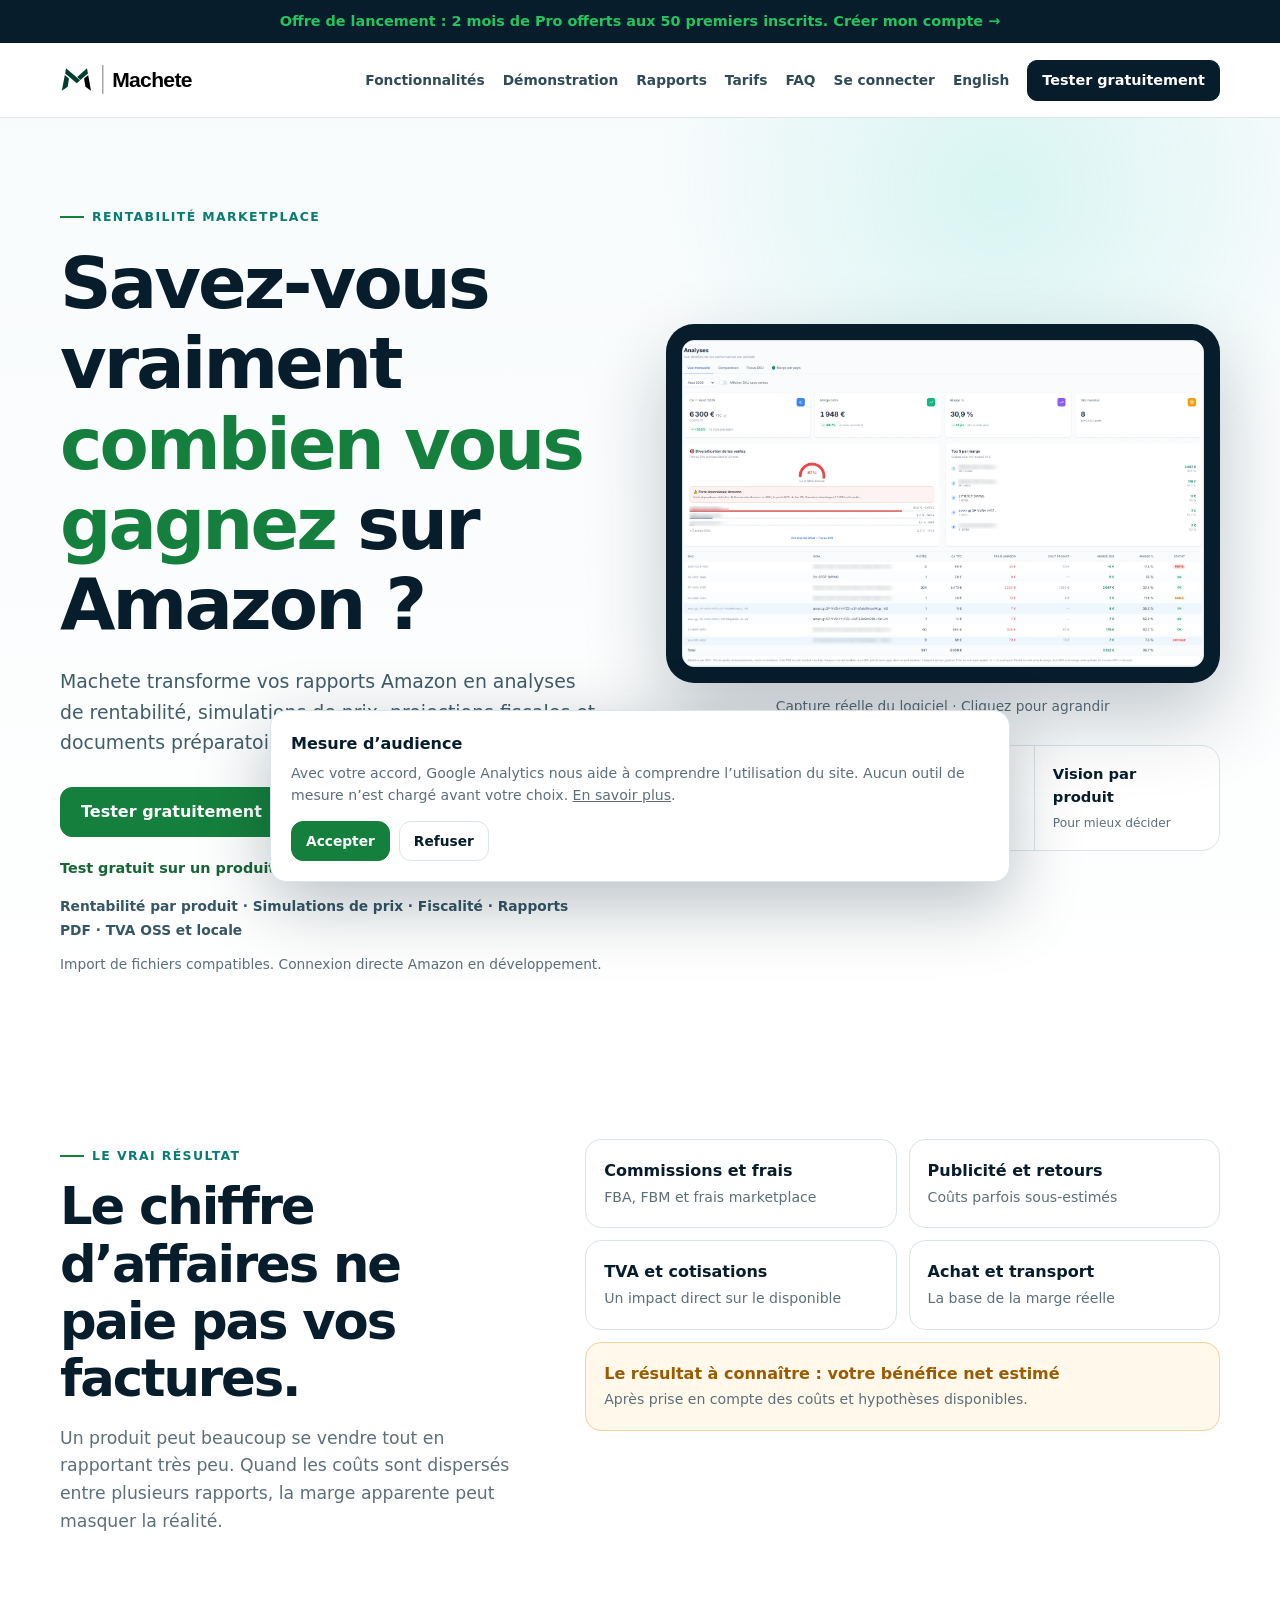
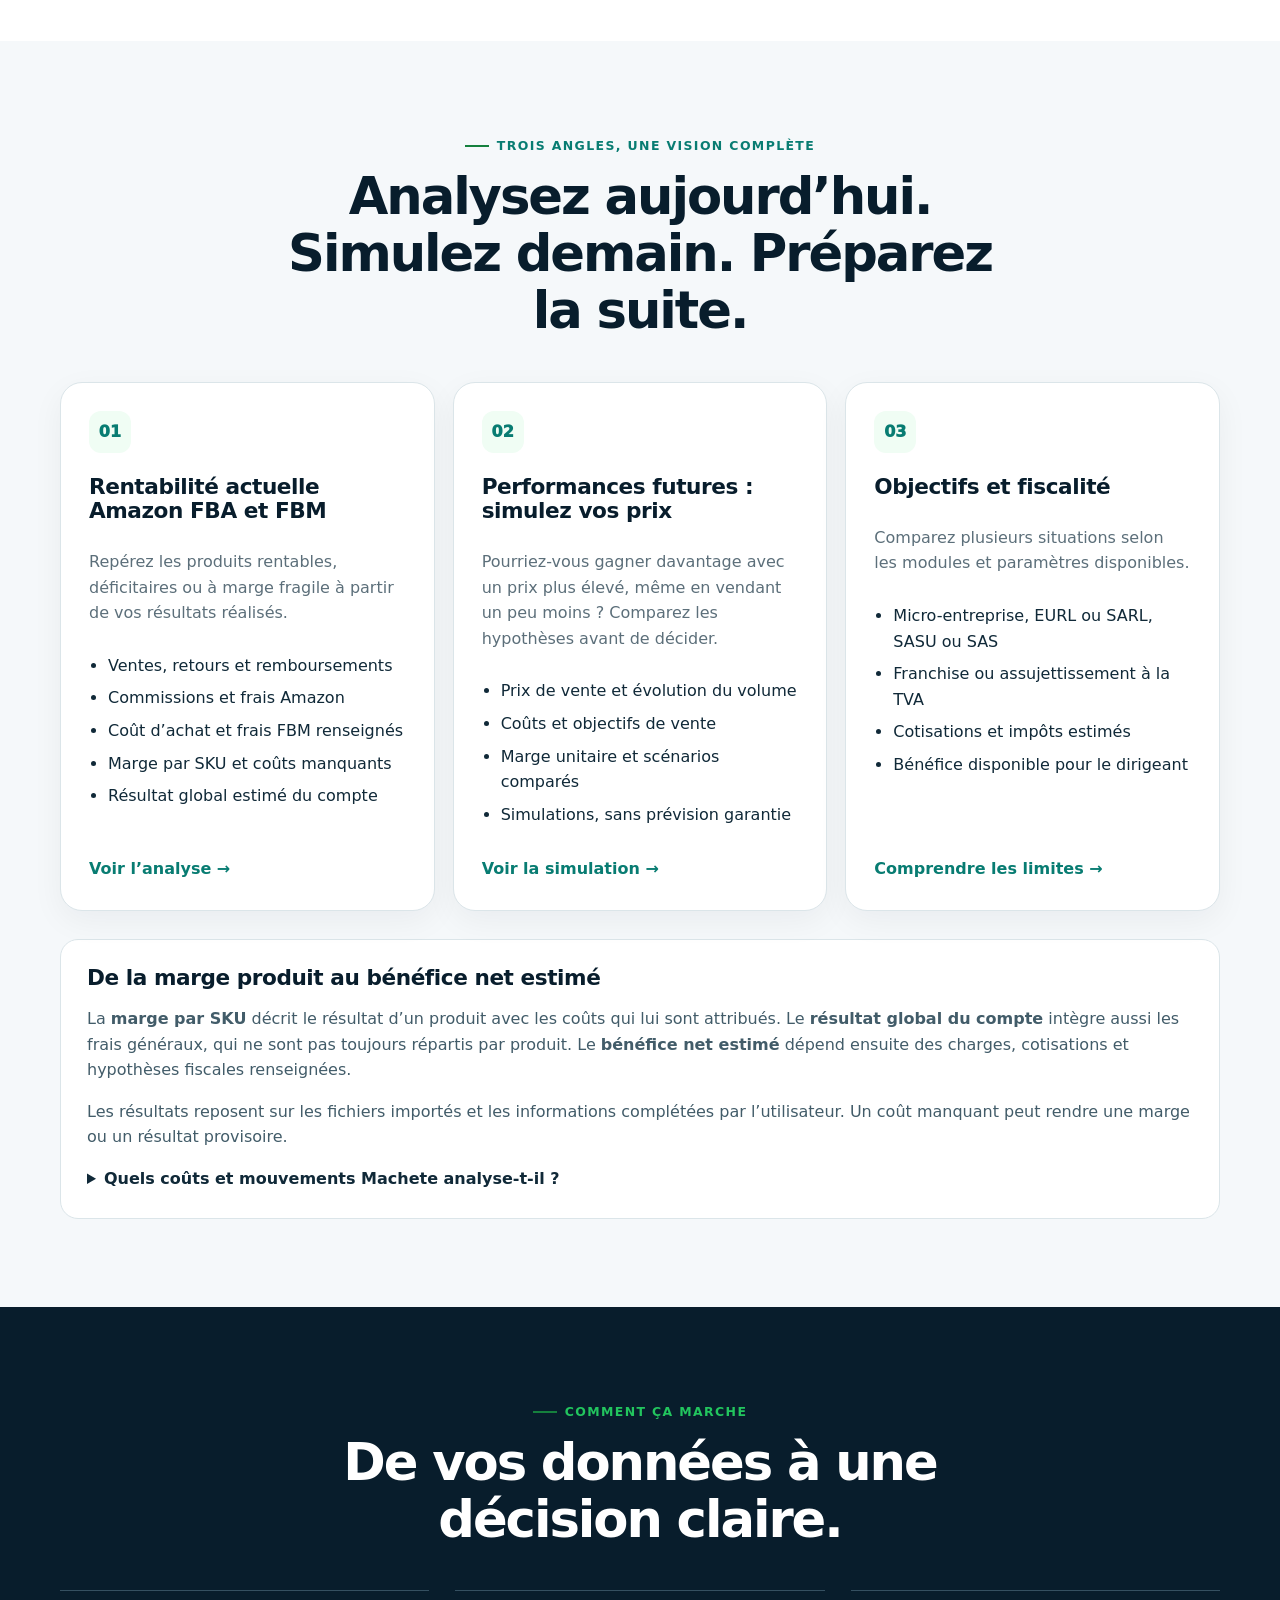
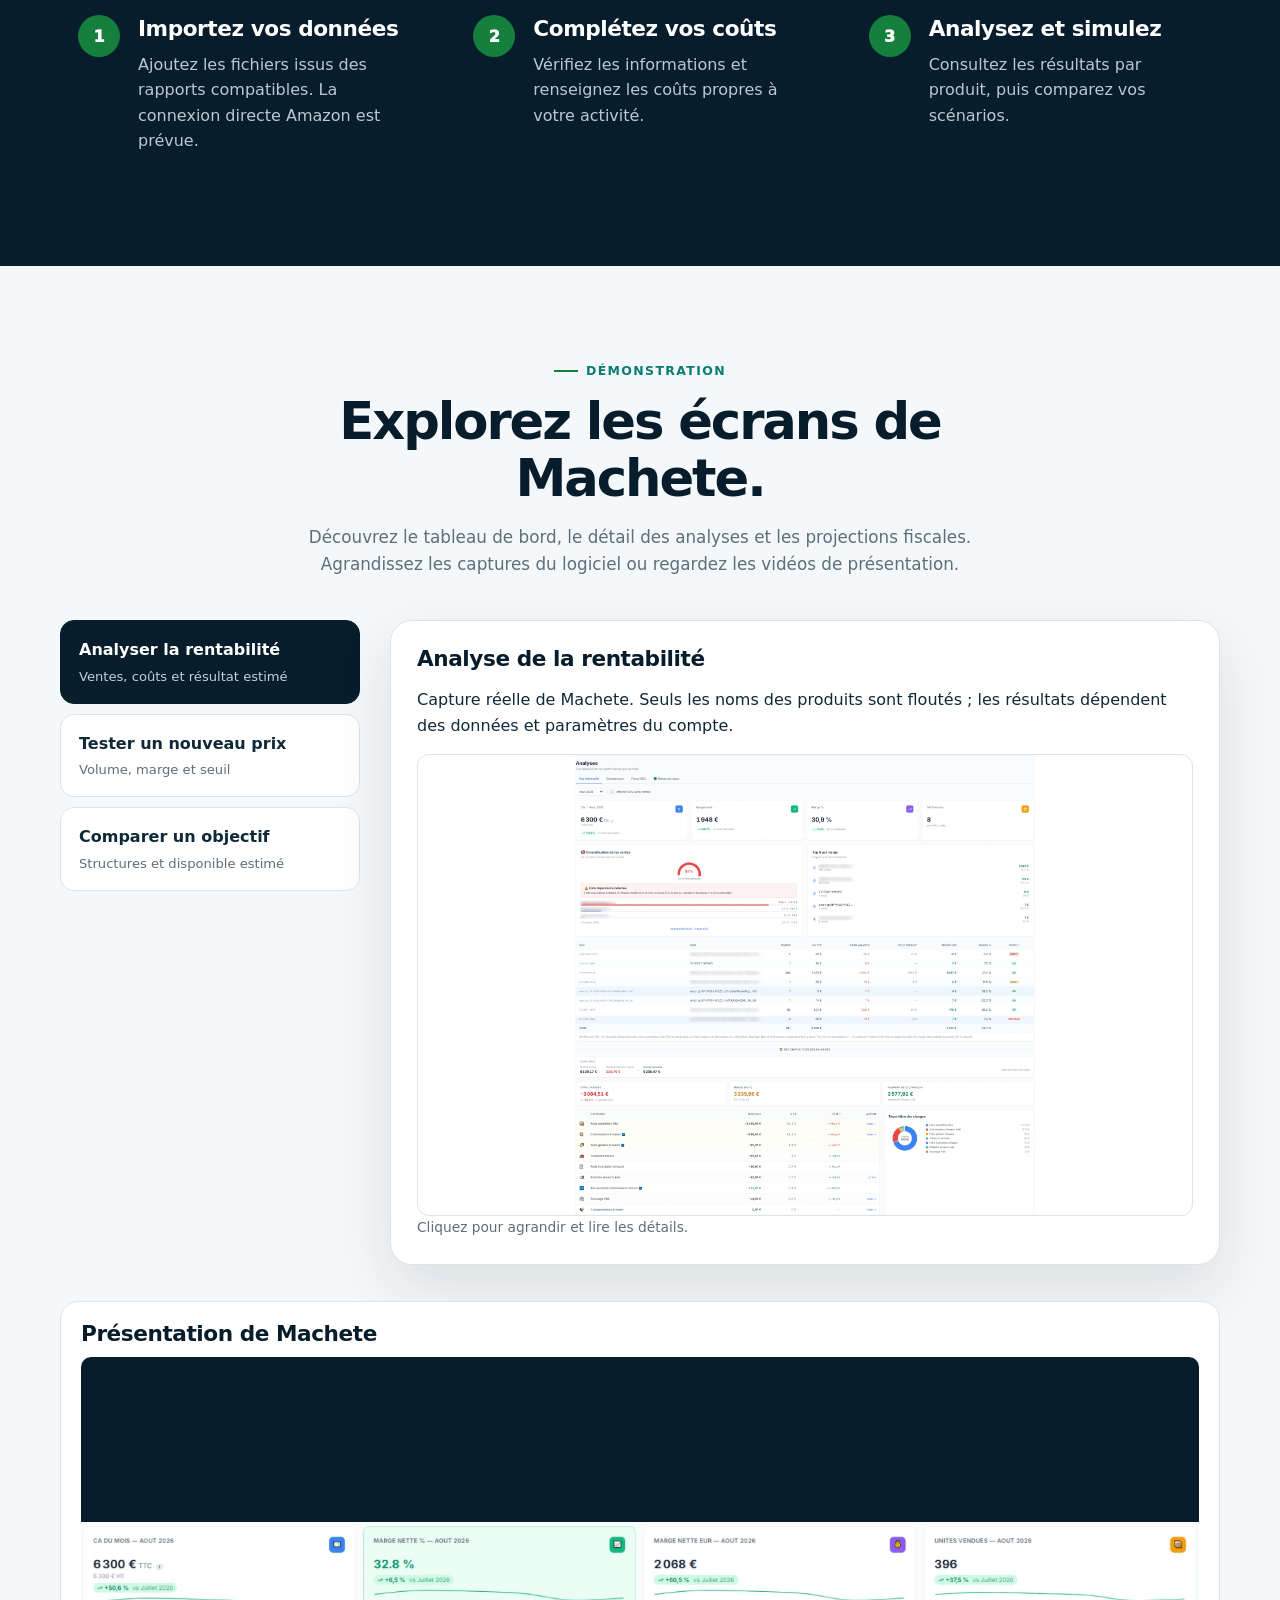
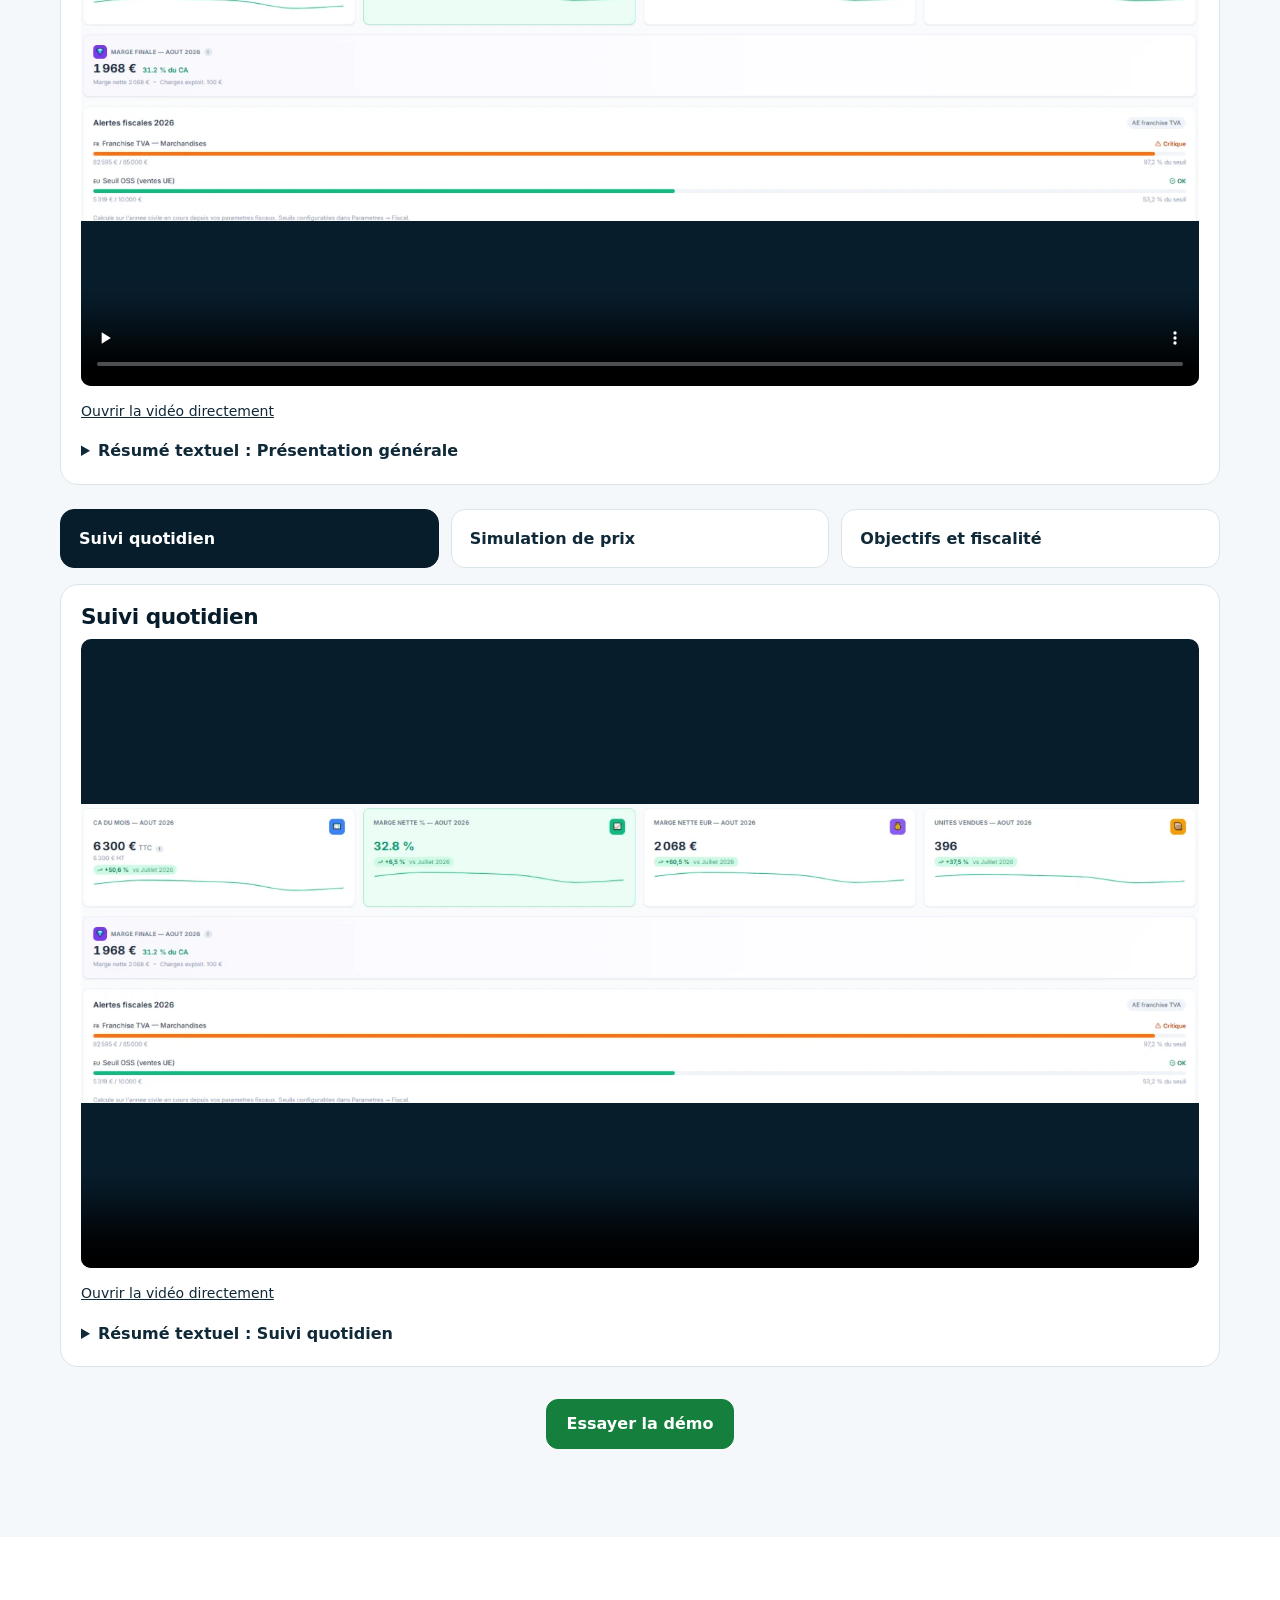
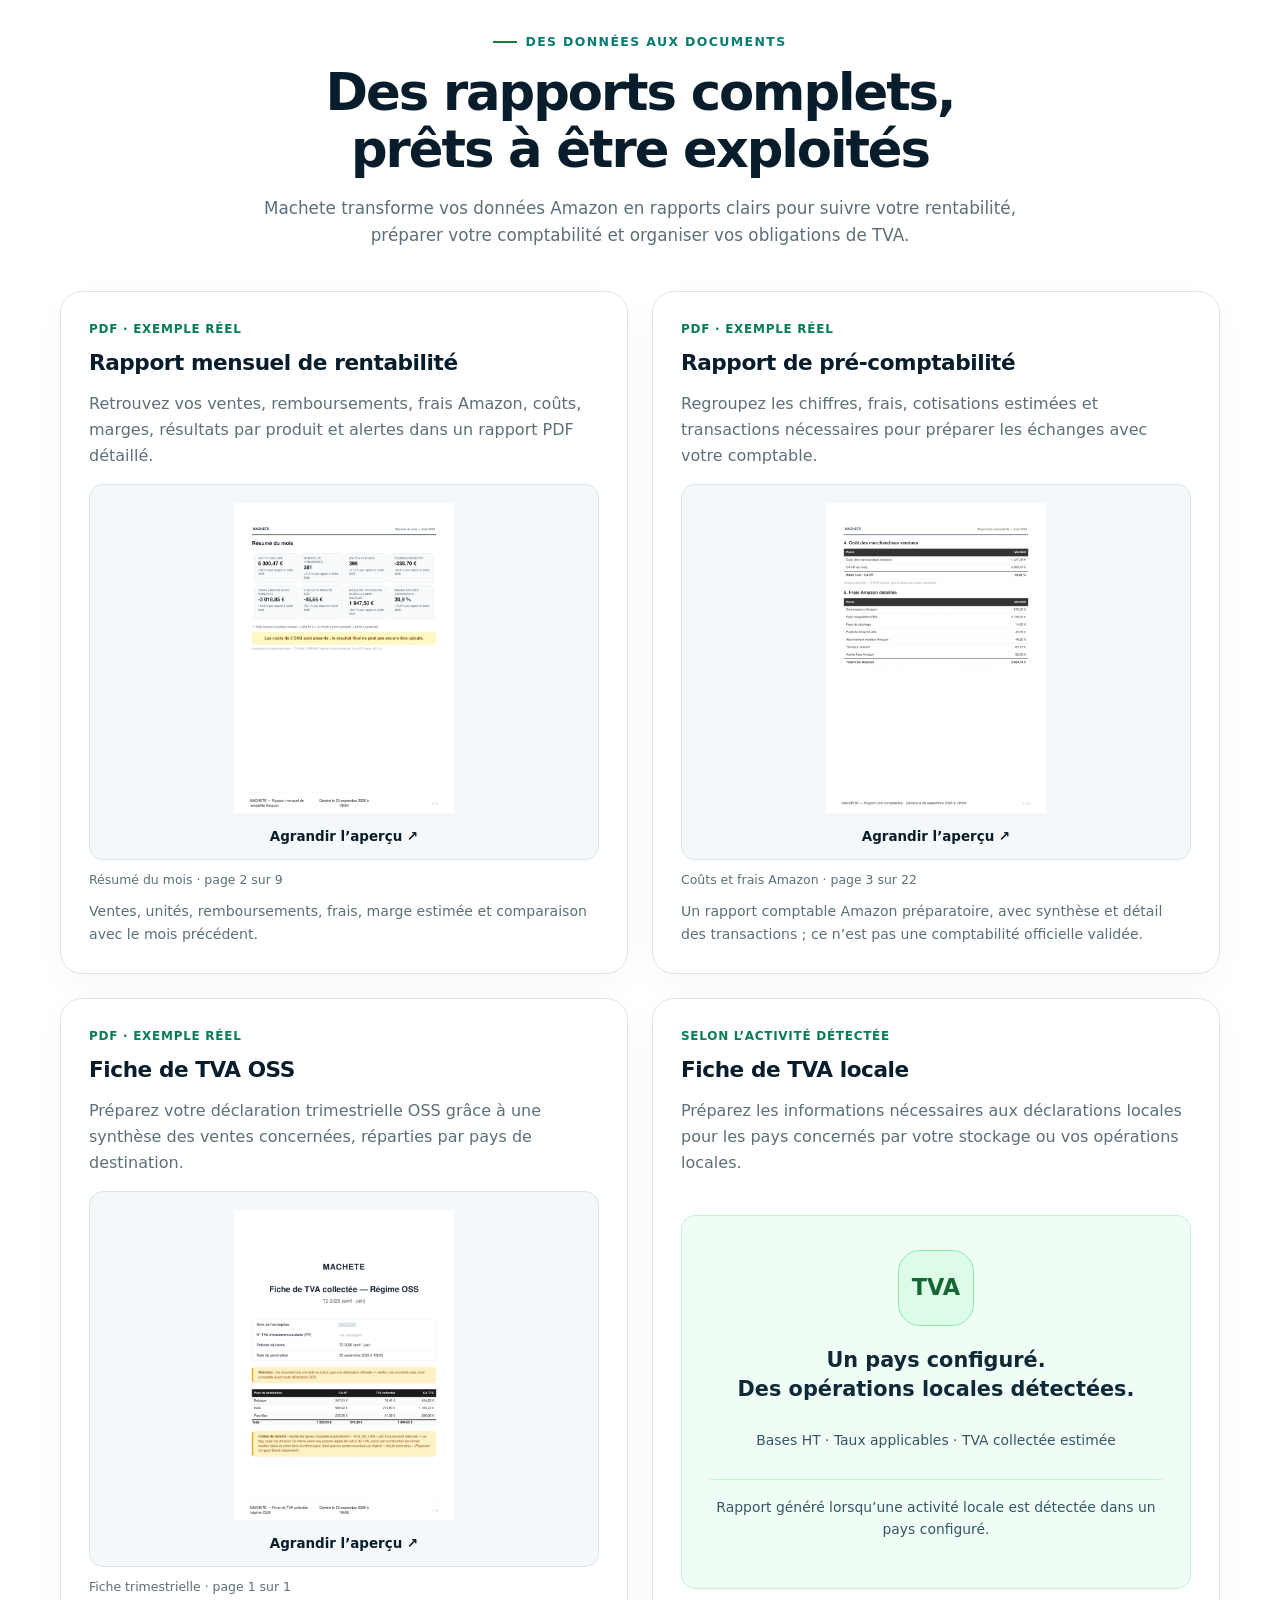
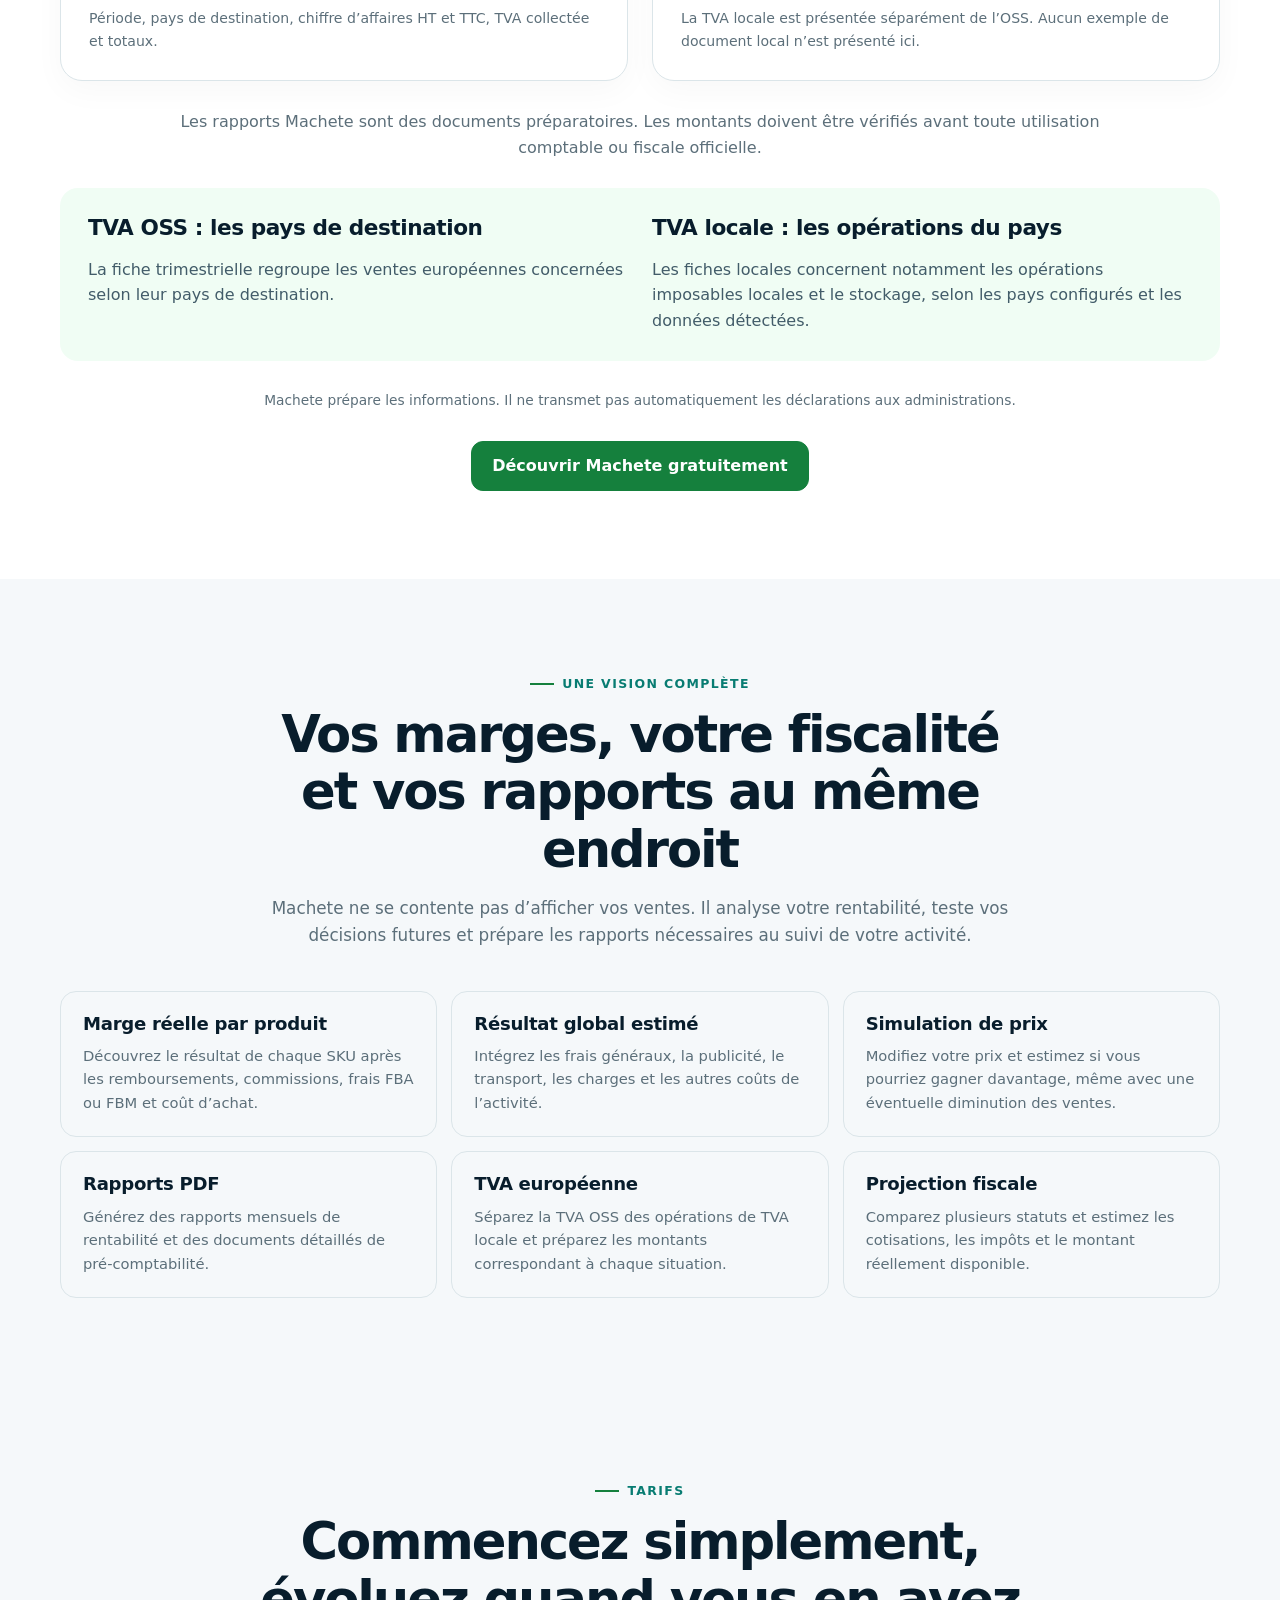
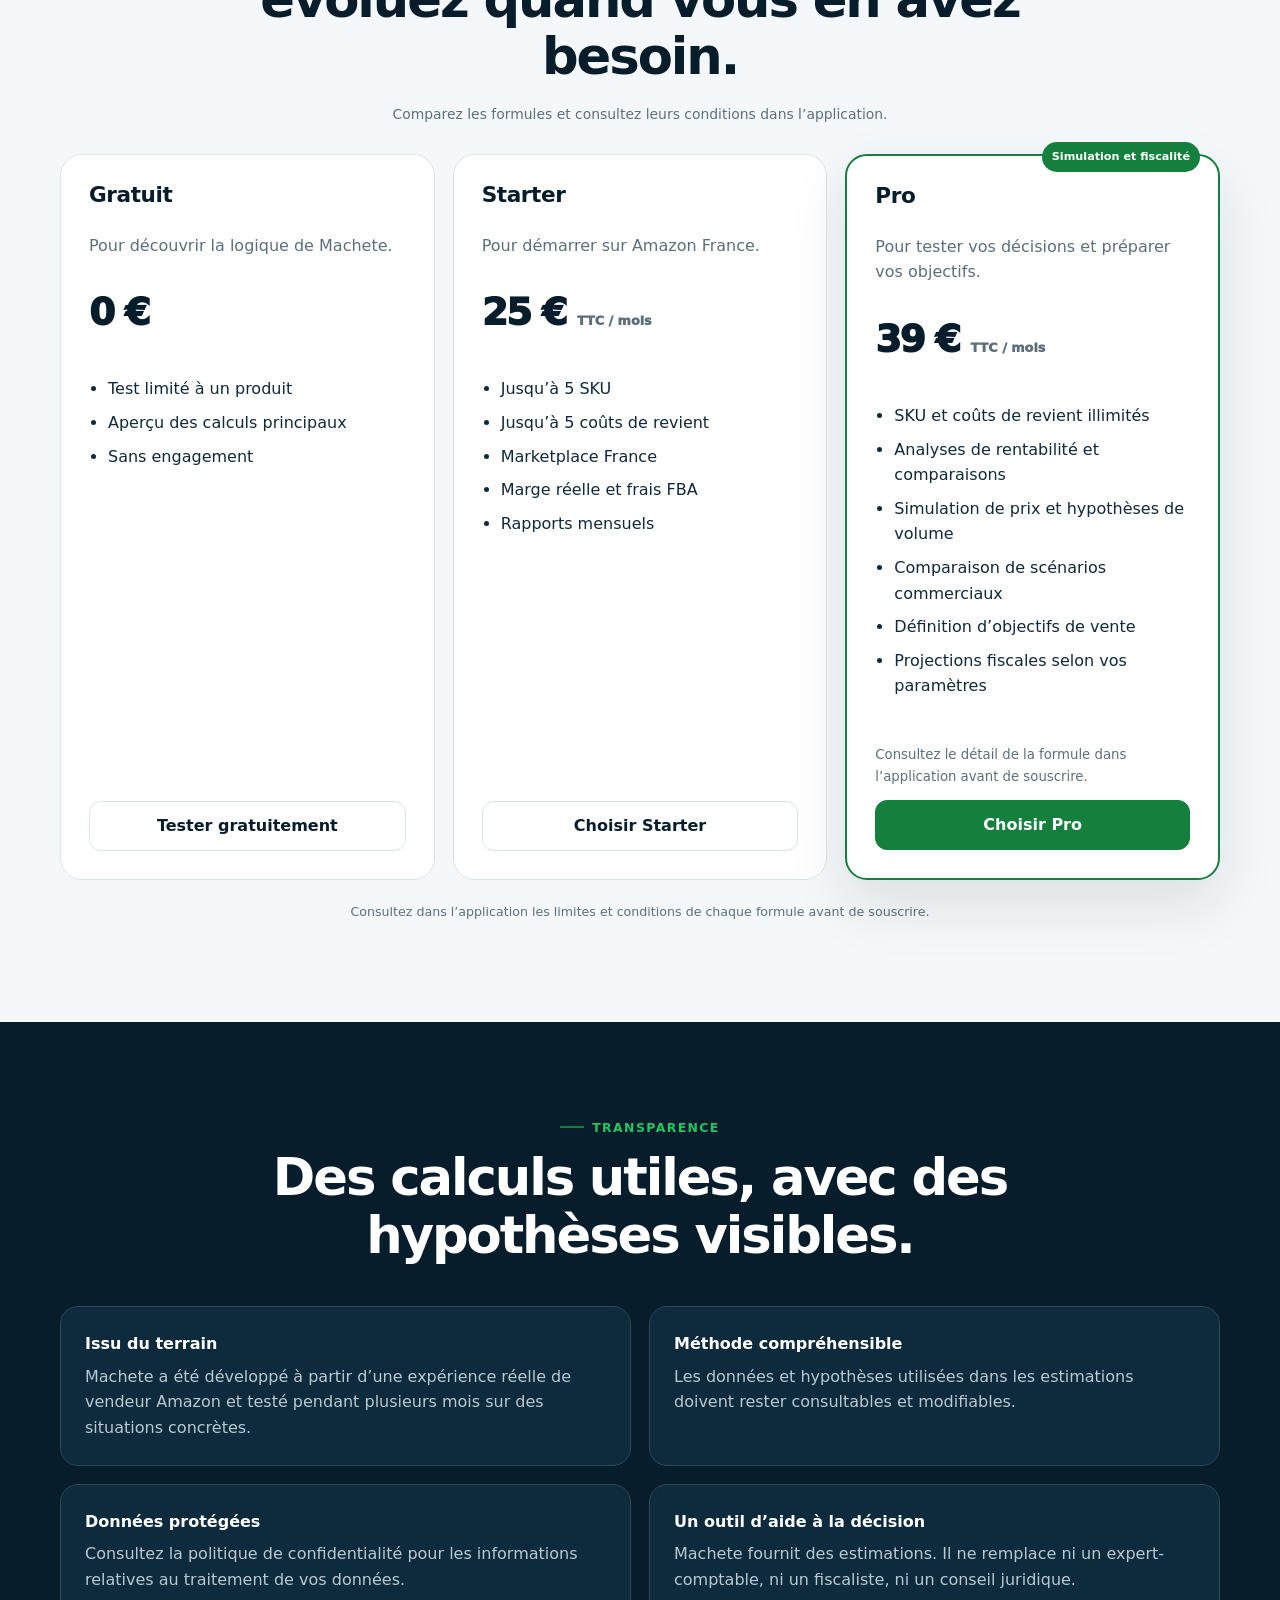
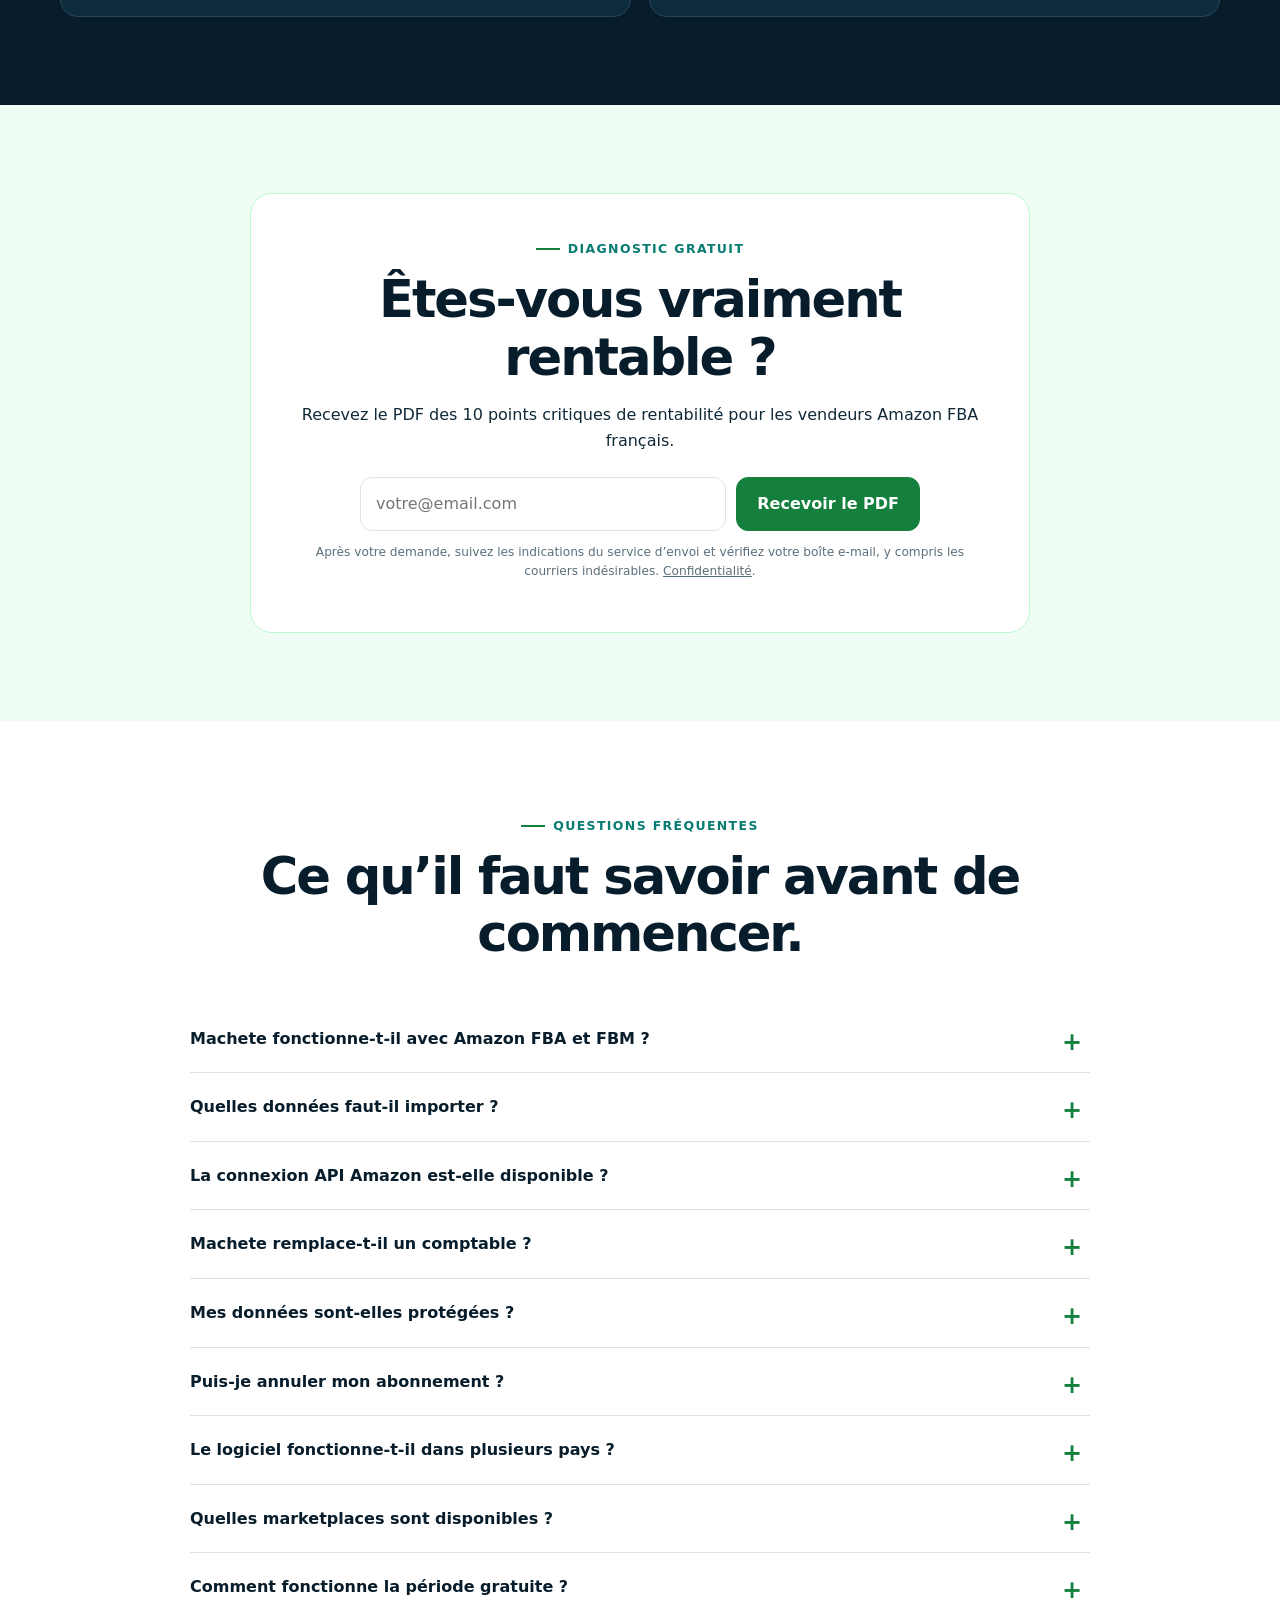
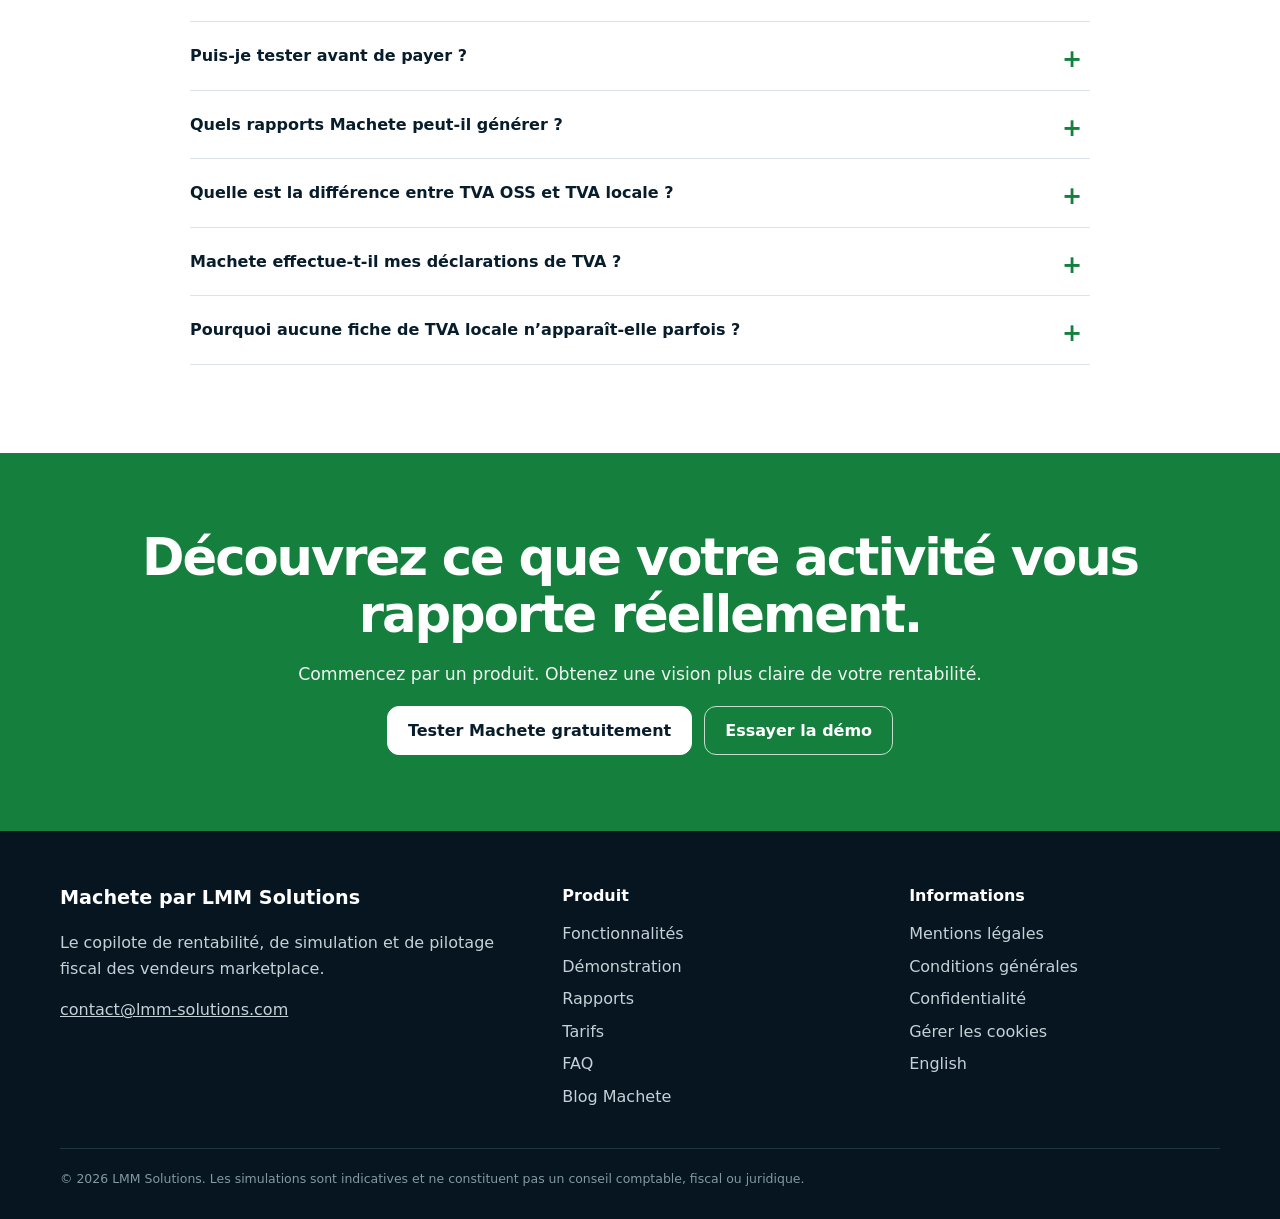
<file: index.html>
<!doctype html>
<html lang="fr">
<head>
  <meta charset="utf-8">
  <meta name="viewport" content="width=device-width, initial-scale=1">
  <title>Machete | Logiciel de rentabilité Amazon FBA et FBM</title>
  <meta name="description" content="Calculez votre rentabilité Amazon, simulez vos prix et préparez vos rapports de marge, de pré-comptabilité et de TVA avec Machete.">
  <meta name="robots" content="index, follow, max-image-preview:large">
  <meta property="og:title" content="Machete | Rentabilité Amazon FBA et FBM">
  <meta property="og:description" content="Analysez vos coûts, estimez votre bénéfice net et simulez vos prix avec Machete.">
  <meta property="og:type" content="website">
  <meta property="og:url" content="https://lmm-solutions.com/">
  <meta property="og:site_name" content="Machete par LMM Solutions">
  <meta property="og:locale" content="fr_FR">
  <meta name="twitter:card" content="summary_large_image">
  <meta property="og:image" content="https://lmm-solutions.com/assets/partage.png">
  <meta property="og:image:width" content="1200">
  <meta property="og:image:height" content="630">
  <meta property="og:image:alt" content="Machete — Analysez votre rentabilité Amazon">
  <meta name="twitter:image" content="https://lmm-solutions.com/assets/partage.png">
  <meta name="twitter:title" content="Machete | Rentabilité Amazon FBA et FBM">
  <meta name="twitter:description" content="Analysez vos coûts, estimez votre bénéfice net et simulez vos prix avec Machete.">
  <meta name="theme-color" content="#081d2c">
  <link rel="canonical" href="https://lmm-solutions.com/">
  <link rel="alternate" hreflang="fr" href="https://lmm-solutions.com/">
  <link rel="alternate" hreflang="en" href="https://lmm-solutions.com/en/">
  <link rel="icon" type="image/svg+xml" href="data:image/svg+xml,%3Csvg xmlns='http://www.w3.org/2000/svg' viewBox='0 0 64 64'%3E%3Crect width='64' height='64' rx='14' fill='%23081d2c'/%3E%3Cpath d='M14 44V20h8l10 13 10-13h8v24h-9V33l-9 11-9-11v11z' fill='%232dd4bf'/%3E%3C/svg%3E">
  <style>
    :root {
      --navy:#081d2c; --navy-2:#0d2b3d; --ink:#102938; --muted:#5c6f7a;
      --teal:#15803d; --teal-2:#22c55e; --mint:#f0fdf4; --cyan:#eefbf2;
      --paper:#fff; --soft:#f5f8fa; --line:#dbe5e9; --amber:#f2a93b;
      --shadow:0 24px 60px rgba(8,29,44,.11); --radius:22px;
    }
    *{box-sizing:border-box}
    html{scroll-behavior:smooth;scroll-padding-top:88px}
    body{margin:0;color:var(--ink);background:var(--paper);font-family:Inter,ui-sans-serif,system-ui,-apple-system,BlinkMacSystemFont,"Segoe UI",sans-serif;line-height:1.6}
    button,a{font:inherit} a{color:inherit} button{cursor:pointer}
    :focus-visible{outline:3px solid var(--amber);outline-offset:3px}
    .container{width:min(1160px,calc(100% - 40px));margin:auto}
    .skip{position:fixed;top:8px;left:8px;z-index:100;transform:translateY(-150%);background:white;padding:10px 14px;border-radius:8px}.skip:focus{transform:none}
    header{position:sticky;top:0;z-index:50;background:rgba(255,255,255,.94);backdrop-filter:blur(12px);border-bottom:1px solid rgba(219,229,233,.9)}
    .nav{min-height:74px;display:flex;align-items:center;gap:24px}
    .brand{display:flex;align-items:center;gap:10px;text-decoration:none;font-weight:900;font-size:1.3rem;letter-spacing:-.03em}
    .brand-mark{width:34px;height:34px;display:grid;place-items:center;border-radius:10px;background:var(--navy);color:var(--teal-2);font-weight:950}
    .nav-links{display:flex;align-items:center;gap:24px;margin-left:auto}.nav-links a{text-decoration:none;color:#314a58;font-size:.92rem;font-weight:700}.nav-links a:hover{color:var(--teal)}
    .menu-button{display:none;margin-left:auto;border:1px solid var(--line);background:white;border-radius:10px;padding:8px 11px;font-weight:800}
    .button{display:inline-flex;align-items:center;justify-content:center;gap:8px;min-height:48px;padding:11px 20px;border:1px solid var(--navy);border-radius:12px;background:var(--navy);color:white;text-decoration:none;font-weight:850;transition:.2s transform,.2s background,.2s box-shadow}
    .button:hover{transform:translateY(-2px);box-shadow:0 10px 24px rgba(8,29,44,.18)}
    .button.secondary{background:white;color:var(--navy);border-color:var(--line)}.button.teal{background:var(--teal);border-color:var(--teal)}.button.small{min-height:40px;padding:8px 14px;border-radius:10px;font-size:.9rem}
    .hero{position:relative;overflow:hidden;padding:82px 0 76px;background:radial-gradient(circle at 78% 8%,rgba(45,212,191,.16),transparent 26%),linear-gradient(180deg,#f8fbfc 0%,#fff 100%)}
    .hero-grid{display:grid;grid-template-columns:1fr 1.02fr;gap:62px;align-items:center}
    .eyebrow{display:inline-flex;align-items:center;gap:8px;color:#087c72;font-size:.78rem;font-weight:900;letter-spacing:.11em;text-transform:uppercase}.eyebrow:before{content:"";width:24px;height:2px;background:var(--teal)}
    h1,h2,h3{line-height:1.12;letter-spacing:-.04em;color:var(--navy)}h1{font-size:clamp(2.7rem,5.6vw,4.8rem);margin:16px 0 22px}h2{font-size:clamp(2rem,4vw,3.2rem);margin:12px 0 16px}h3{font-size:1.35rem;margin:0 0 10px;letter-spacing:-.02em}
    .hero h1 span{color:var(--teal)}.lead{font-size:1.18rem;color:#425c69;max-width:650px}.actions{display:flex;gap:12px;flex-wrap:wrap;margin:30px 0 20px}.microcopy{font-size:.86rem;color:var(--muted);margin:0}
    .product-shot{position:relative;background:var(--navy);border-radius:28px;padding:16px;box-shadow:0 34px 80px rgba(8,29,44,.24)}.product-shot>img{display:block;width:100%;height:auto;object-fit:contain;object-position:top left;border-radius:17px;background:var(--soft)}
    .app-window{overflow:hidden;border-radius:17px;background:#f8fafb}.window-bar{height:37px;display:flex;align-items:center;gap:6px;padding:0 14px;background:white;border-bottom:1px solid var(--line)}.dot{width:8px;height:8px;border-radius:50%;background:#cbd7dc}.window-title{margin-left:8px;color:#78909b;font-size:.68rem;font-weight:800}
    .app-body{display:grid;grid-template-columns:112px 1fr;min-height:400px}.side{background:#102e40;padding:18px 11px}.side b{color:white;font-size:.8rem}.side span{display:block;height:9px;margin-top:18px;border-radius:6px;background:#385565}.side span:nth-child(3){width:70%}.side span:nth-child(4){width:82%}.dash{padding:22px}.dash-head{display:flex;justify-content:space-between;align-items:center;margin-bottom:18px}.dash-head strong{font-size:1rem}.live-pill{padding:5px 9px;border-radius:99px;background:var(--mint);color:#087c72;font-size:.65rem;font-weight:900}
    .kpis{display:grid;grid-template-columns:repeat(3,1fr);gap:10px}.kpi{background:white;border:1px solid var(--line);border-radius:11px;padding:12px}.kpi small{display:block;color:#71858e;font-size:.62rem}.kpi b{display:block;margin-top:4px;font-size:1rem}.kpi.good b{color:#087c72}
    .chart{height:128px;margin-top:14px;border:1px solid var(--line);border-radius:12px;background:linear-gradient(to top,transparent 24%,#e8eef1 25%,transparent 26%,transparent 49%,#e8eef1 50%,transparent 51%,transparent 74%,#e8eef1 75%,transparent 76%),linear-gradient(135deg,transparent 0 13%,rgba(15,159,145,.12) 13% 16%,transparent 16% 25%,rgba(15,159,145,.18) 25% 29%,transparent 29% 42%,rgba(15,159,145,.24) 42% 47%,transparent 47% 58%,rgba(15,159,145,.3) 58% 63%,transparent 63% 72%,rgba(15,159,145,.38) 72% 78%,transparent 78% 100%);position:relative}.chart:after{content:"Aperçu illustratif — données de démonstration";position:absolute;left:10px;bottom:7px;font-size:.58rem;color:#7f939c}
    .table-lines{display:grid;gap:8px;margin-top:14px}.table-line{height:25px;border-radius:7px;background:linear-gradient(90deg,#e5edf0 0 28%,transparent 28% 36%,#d8e5e9 36% 54%,transparent 54% 60%,#bfeee6 60% 78%,transparent 78%)}
    .trust-row{display:grid;grid-template-columns:repeat(3,1fr);border:1px solid var(--line);border-radius:18px;margin-top:28px;background:white}.trust-row div{padding:16px 18px;border-right:1px solid var(--line)}.trust-row div:last-child{border:0}.trust-row b{display:block;color:var(--navy);font-size:.92rem}.trust-row span{font-size:.76rem;color:var(--muted)}
    section{padding:88px 0}.section-head{max-width:760px;margin:0 auto 42px;text-align:center}.section-head p{color:var(--muted);font-size:1.05rem}.soft{background:var(--soft)}.dark{background:var(--navy);color:white}.dark h2,.dark h3{color:white}.dark .eyebrow{color:var(--teal-2)}
    .problem-grid{display:grid;grid-template-columns:.85fr 1.15fr;gap:56px;align-items:start}.problem-copy p{font-size:1.08rem;color:var(--muted)}.cost-cloud{display:grid;grid-template-columns:repeat(2,1fr);gap:12px}.cost{padding:18px;background:white;border:1px solid var(--line);border-radius:16px}.cost b{display:block;color:var(--navy)}.cost span{font-size:.88rem;color:var(--muted)}.cost.alert{grid-column:1/-1;background:#fff8eb;border-color:#f3d39b}.cost.alert b{color:#9b5b00}
    .features{display:grid;grid-template-columns:repeat(3,1fr);gap:18px}.feature{display:flex;flex-direction:column;padding:28px;background:white;border:1px solid var(--line);border-radius:var(--radius);box-shadow:0 10px 32px rgba(8,29,44,.05)}.feature-number{width:42px;height:42px;display:grid;place-items:center;border-radius:12px;background:var(--mint);color:#087c72;font-weight:950;margin-bottom:22px}.feature p{color:var(--muted)}.feature ul{margin:4px 0 22px;padding-left:19px}.feature li{margin:7px 0}.feature a{margin-top:auto;color:#087c72;font-weight:850;text-decoration:none}.feature a:hover{text-decoration:underline}
    .steps{display:grid;grid-template-columns:repeat(3,1fr);gap:26px;counter-reset:step}.step{position:relative;padding:26px 26px 24px 78px;border-top:1px solid #355061}.step:before{counter-increment:step;content:counter(step);position:absolute;left:18px;top:24px;width:42px;height:42px;display:grid;place-items:center;border-radius:50%;background:var(--teal);font-weight:950}.step p{color:#b9c9d1;margin:0}
    .demo-grid{display:grid;grid-template-columns:300px 1fr;gap:30px;align-items:stretch}.demo-tabs{display:grid;gap:10px;align-content:start}.demo-tab{width:100%;text-align:left;padding:16px 18px;border:1px solid var(--line);border-radius:14px;background:white;color:var(--ink);font-weight:850}.demo-tab span{display:block;margin-top:3px;color:var(--muted);font-size:.82rem;font-weight:500}.demo-tab[aria-selected="true"]{background:var(--navy);border-color:var(--navy);color:white}.demo-tab[aria-selected="true"] span{color:#bfd1da}
    .demo-panel{min-height:390px;padding:26px;border-radius:22px;background:white;border:1px solid var(--line);box-shadow:var(--shadow)}.demo-panel[hidden]{display:none}.demo-top{display:flex;justify-content:space-between;gap:20px;align-items:start}.demo-status{white-space:nowrap;padding:6px 10px;border-radius:99px;background:var(--mint);color:#087c72;font-size:.72rem;font-weight:900}.demo-cards{display:grid;grid-template-columns:repeat(3,1fr);gap:12px;margin:24px 0}.demo-card{padding:16px;border-radius:14px;background:var(--soft)}.demo-card small{display:block;color:var(--muted)}.demo-card strong{font-size:1.3rem}.demo-note{border-left:4px solid var(--teal);background:var(--mint);padding:15px 17px;border-radius:0 12px 12px 0}.demo-placeholder{display:grid;place-items:center;min-height:130px;border:2px dashed #bed0d7;border-radius:16px;text-align:center;color:var(--muted);padding:20px}.demo-placeholder b{display:block;color:var(--navy)}
    .video-action{display:flex;justify-content:center;margin-top:28px}.video-action .button:before{content:"▶";font-size:.8rem}.screenshots{display:grid;grid-template-columns:repeat(2,1fr);gap:18px;margin-top:52px}.screen{overflow:hidden;border:1px solid var(--line);border-radius:18px;background:white;box-shadow:0 12px 30px rgba(8,29,44,.07)}.screen img{display:block;width:100%;aspect-ratio:16/10;object-fit:cover;object-position:top;background:var(--soft)}.screen figcaption{padding:14px 16px;color:var(--muted);font-size:.86rem}.screen figcaption b{display:block;color:var(--navy);font-size:.96rem}
    .media-modal{display:none;position:fixed;inset:0;z-index:100;background:rgba(3,13,20,.94);padding:24px;align-items:center;justify-content:center}.media-modal.open{display:flex}.media-dialog{position:relative;width:min(1000px,100%)}.media-dialog video{display:block;width:100%;max-height:80vh;border-radius:15px;background:#000}.modal-close{position:absolute;right:0;top:-48px;width:40px;height:40px;border:1px solid #ffffff55;border-radius:50%;background:#ffffff14;color:white;font-size:1.1rem}
    .benefits{display:grid;grid-template-columns:repeat(3,1fr);gap:14px}.benefit{padding:22px;border:1px solid var(--line);border-radius:16px}.benefit b{display:block;margin-bottom:6px;color:var(--navy)}.benefit p{margin:0;color:var(--muted);font-size:.92rem}
    .pricing-note{text-align:center;color:var(--muted);font-size:.87rem;margin-top:-24px;margin-bottom:28px}.prices{display:grid;grid-template-columns:repeat(3,1fr);gap:18px;align-items:stretch}.price{position:relative;display:flex;flex-direction:column;padding:28px;border:1px solid var(--line);border-radius:22px;background:white}.price.featured{border:2px solid var(--teal);box-shadow:var(--shadow)}.popular{position:absolute;top:-14px;right:18px;padding:6px 10px;border-radius:99px;background:var(--teal);color:white;font-size:.7rem;font-weight:900}.amount{margin:8px 0 18px;color:var(--navy);font-size:2.35rem;font-weight:950;letter-spacing:-.05em}.amount small{font-size:.8rem;color:var(--muted);letter-spacing:0}.price p{color:var(--muted)}.price ul{padding-left:19px;margin:8px 0 24px}.price li{margin:8px 0}.price .button{margin-top:auto}.price-disclaimer{margin-top:22px;text-align:center;color:var(--muted);font-size:.79rem}
    .confidence{display:grid;grid-template-columns:1fr 1fr;gap:18px}.confidence article{padding:24px;border:1px solid #2b485a;border-radius:18px;background:#0d2b3d}.confidence p{margin:0;color:#b9c9d1}.confidence strong{display:block;margin-bottom:7px;color:white}
    .faq{max-width:900px;margin:auto}.faq details{border-bottom:1px solid var(--line)}.faq summary{cursor:pointer;list-style:none;padding:21px 44px 21px 0;color:var(--navy);font-weight:850;position:relative}.faq summary::-webkit-details-marker{display:none}.faq summary:after{content:"+";position:absolute;right:8px;top:18px;font-size:1.5rem;color:var(--teal)}.faq details[open] summary:after{content:"−"}.faq details p{margin:-6px 0 22px;color:var(--muted);max-width:800px}
    .diagnostic{background:var(--mint)}.diagnostic-box{max-width:780px;margin:auto;padding:38px;border:1px solid #bbf7d0;border-radius:var(--radius);background:white;text-align:center}.diagnostic-form{display:flex;gap:10px;max-width:560px;margin:24px auto 10px}.diagnostic-form input{min-width:0;flex:1;padding:13px 15px;border:1px solid var(--line);border-radius:12px;font:inherit}.form-success{display:none;margin-top:18px;padding:12px 14px;border-radius:10px;background:var(--mint);color:#15803d;font-weight:750}.form-privacy{font-size:.76rem;color:var(--muted)}
    .final{padding:76px 0;background:linear-gradient(120deg,var(--teal),#15803d);color:white;text-align:center}.final h2{color:white;margin-top:0}.final p{font-size:1.08rem;opacity:.92}.final .button{background:white;color:var(--navy);border-color:white;margin-top:14px}
    footer{padding:52px 0 30px;background:#06151f;color:#c4d1d7}.footer-grid{display:grid;grid-template-columns:1.2fr .8fr .8fr;gap:36px}.footer-title{color:white;font-weight:900;font-size:1.2rem}.footer-links{display:grid;align-content:start;gap:7px}.footer-links b{color:white;margin-bottom:5px}.footer-links a{color:#c4d1d7;text-decoration:none}.footer-links a:hover{color:white}.footer-bottom{margin-top:38px;padding-top:20px;border-top:1px solid #203542;font-size:.78rem;color:#8298a3}
    .link-button{border:0;background:none;color:#c4d1d7;text-align:left;padding:0;cursor:pointer}.link-button:hover{color:white}.cookie-panel{display:none;position:fixed;z-index:120;left:18px;right:18px;bottom:18px;max-width:740px;margin:auto;padding:20px;border:1px solid var(--line);border-radius:16px;background:white;box-shadow:0 22px 70px rgba(8,29,44,.28)}.cookie-panel.open{display:block}.cookie-panel p{margin:0 0 14px;color:var(--muted);font-size:.88rem}.cookie-panel strong{display:block;margin-bottom:5px;color:var(--navy)}.cookie-actions{display:flex;gap:9px;flex-wrap:wrap}.cookie-actions .button{min-height:40px;padding:8px 14px;font-size:.86rem}
    @media(max-width:920px){.nav-links{display:none;position:absolute;top:74px;left:0;right:0;padding:18px 20px;background:white;border-bottom:1px solid var(--line);box-shadow:var(--shadow)}.nav-links.open{display:grid}.nav-links .button{width:100%}.menu-button{display:block}.hero-grid,.problem-grid,.demo-grid{grid-template-columns:1fr}.hero{padding-top:56px}.product-shot{max-width:650px}.features,.prices,.benefits{grid-template-columns:1fr 1fr}.steps{grid-template-columns:1fr}.trust-row{grid-template-columns:1fr}.trust-row div{border-right:0;border-bottom:1px solid var(--line)}.confidence{grid-template-columns:1fr}}
    @media(max-width:640px){.container{width:min(100% - 28px,1160px)}section{padding:66px 0}h1{font-size:2.65rem}.lead{font-size:1.05rem}.actions .button{width:100%}.features,.prices,.benefits,.cost-cloud,.demo-cards,.footer-grid,.screenshots{grid-template-columns:1fr}.cost.alert{grid-column:auto}.app-body{grid-template-columns:70px 1fr;min-height:325px}.dash{padding:13px}.kpis{grid-template-columns:1fr}.kpi:nth-child(2),.kpi:nth-child(3){display:none}.chart{height:108px}.side{padding:13px 8px}.product-shot{padding:9px;border-radius:20px}.product-shot>img{height:auto}.demo-top{display:block}.demo-status{display:inline-block;margin-top:6px}.footer-grid{gap:26px}.diagnostic-box{padding:28px 18px}.diagnostic-form{display:grid}}
    @media(prefers-reduced-motion:reduce){html{scroll-behavior:auto}.button{transition:none}}
  
    [hidden]{display:none!important}.capture-button{display:block;width:100%;padding:0;border:1px solid var(--line);border-radius:12px;background:white;cursor:zoom-in;overflow:hidden}.capture-button img{display:block;width:100%;height:auto;max-height:460px;object-fit:contain;object-position:top}.capture-dialog{width:min(96vw,1700px);max-height:94vh;padding:18px;border:0;border-radius:16px}.capture-dialog::backdrop{background:#081d2ce8}.capture-dialog img{display:block;width:100%;height:auto}.capture-dialog form{position:sticky;top:0;display:flex;justify-content:flex-end}.capture-dialog button{padding:10px 18px;background:var(--navy);color:white;border:0;border-radius:10px}.hero-grid>*{min-width:0}
.video-gallery{display:grid;grid-template-columns:repeat(2,minmax(0,1fr));gap:24px;margin-top:36px}.video-card{padding:20px;border:1px solid var(--line);border-radius:18px;background:white}.video-card video{display:block;width:100%;aspect-ratio:16/9;object-fit:contain;background:#081d2c;border-radius:10px}.video-card p{font-size:.875rem}.video-error{color:#a42525}@media(max-width:640px){.video-gallery{grid-template-columns:1fr}}.video-gallery{grid-template-columns:1fr}.video-tabs{display:flex;gap:12px;margin:24px 0 16px}.video-tabs .demo-tab{flex:1}.video-summary{margin-top:16px}.video-summary summary{cursor:pointer;font-weight:700}@media(max-width:640px){.video-tabs{flex-direction:column}}
    .hero-capabilities{font-size:.86rem;line-height:1.8;font-weight:700;color:#365665;margin:0 0 10px}
    .calculation-note{margin-top:28px;padding:26px;border:1px solid var(--line);border-radius:18px;background:white}.calculation-note p{color:#425c69}.calculation-note summary{cursor:pointer;font-weight:750}
    .reports-grid{display:grid;grid-template-columns:repeat(2,minmax(0,1fr));gap:24px}.report-card{min-width:0;padding:28px;border:1px solid var(--line);border-radius:22px;background:white;display:flex;flex-direction:column;box-shadow:0 10px 32px #081d2c08}.report-copy p,.report-detail{color:var(--muted)}.report-label{display:block;font-size:.75rem;text-transform:uppercase;letter-spacing:.06em;color:#087c52;font-weight:800;margin-bottom:12px}.report-preview{position:relative;display:block;padding:18px 18px 46px;width:100%;background:var(--soft);border:1px solid var(--line);border-radius:14px;cursor:zoom-in;margin-top:auto;overflow:hidden}.report-preview img{display:block;width:100%;height:310px;object-fit:contain}.report-preview span{position:absolute;bottom:12px;left:12px;right:12px;font-size:.84rem;font-weight:750;color:var(--navy)}.report-caption{font-size:.78rem;color:var(--muted);margin:10px 0}.report-detail{font-size:.88rem;margin:0}.report-disclaimer{max-width:950px;margin:28px auto 0;text-align:center;color:var(--muted)}.vat-explanation{display:grid;grid-template-columns:1fr 1fr;gap:24px;margin-top:28px;padding:28px;border-radius:18px;background:var(--mint)}.vat-explanation p{margin-bottom:0;color:#425c69}.local-explanation{display:flex;flex-direction:column;align-items:center;justify-content:center;text-align:center;min-height:374px;padding:28px;background:var(--mint);border:1px solid #bbf7d0;border-radius:14px;margin-top:auto;margin-bottom:18px}.local-mark{display:grid;place-items:center;width:76px;height:76px;background:#dcfce7;border:1px solid #86efac;border-radius:22px;font-weight:900;font-size:1.4rem;color:#166534}.local-explanation h4{font-size:1.3rem;line-height:1.4;margin:20px 0 10px}.local-explanation p{font-size:.87rem;color:#365665}.local-condition{border-top:1px solid #bbf7d0;padding-top:16px}.report-actions{justify-content:center;margin-bottom:0}.benefit h3{font-size:1.13rem;letter-spacing:-.015em}.report-dialog{max-width:960px}.report-dialog h2{font-size:1.25rem;margin:0 0 18px}.modal-open{overflow:hidden}.capture-dialog{overscroll-behavior:contain}.nav-links{gap:18px}.nav{gap:18px}.nav-links a{font-size:.86rem}.hero-grid,.demo-grid,.features,.prices{min-width:0}.demo-grid>*,.feature,.price{min-width:0}.demo-panel{overflow-wrap:anywhere}
    @media(max-width:1100px) and (min-width:921px){.nav-links{gap:10px}.nav-links a{font-size:.78rem}.nav .brand img{width:125px}.nav .button.small{padding:8px 10px}}
    @media(max-width:640px){.reports-grid,.vat-explanation{grid-template-columns:1fr}.report-card{padding:20px}.report-preview img{height:280px}.vat-explanation{padding:22px}.local-explanation{min-height:300px}.report-dialog{padding:12px}.report-dialog h2{font-size:1.1rem}.calculation-note{padding:20px}}
.nav-links a.button,.nav-links a.button:hover{color:#fff}    .trial-note{font-size:.9rem;font-weight:700;color:#166534;margin:0 0 14px}
    .hero-preview{aspect-ratio:16/10}
    .hero-preview img{width:100%;height:100%;max-height:none;object-fit:cover;object-position:top}
    .plan-note{font-size:.83rem;color:var(--muted)}
    .final .button.ghost{background:transparent;color:white;border-color:rgba(255,255,255,.75)}.final .actions{justify-content:center;margin:14px 0 0}.final .actions .button{margin-top:0}.demo-cta{justify-content:center;margin:32px 0 0}
    /* OFFRE DE LANCEMENT — pour retirer l'offre : supprimer cette ligne et le bloc <div class="launch-banner"> en haut du <body>. */
    .launch-banner{background:var(--navy);color:white;text-align:center;font-size:.9rem;font-weight:750;padding:10px 16px}.launch-banner a{color:var(--teal-2);text-decoration:none}.launch-banner a:hover{text-decoration:underline}.launch-banner span{white-space:nowrap}
  </style>
  <script type="application/ld+json">
{
  "@context": "https://schema.org",
  "@graph": [
    {
      "@type": "Organization",
      "@id": "https://lmm-solutions.com/#organisation",
      "name": "LMM Solutions",
      "url": "https://lmm-solutions.com/"
    },
    {
      "@type": "WebSite",
      "@id": "https://lmm-solutions.com/#site",
      "name": "Machete",
      "url": "https://lmm-solutions.com/",
      "inLanguage": "fr",
      "publisher": {
        "@id": "https://lmm-solutions.com/#organisation"
      }
    },
    {
      "@type": "SoftwareApplication",
      "name": "Machete",
      "applicationCategory": "BusinessApplication",
      "operatingSystem": "Web",
      "description": "Calcul de rentabilité Amazon, simulation de prix, projections fiscales et rapports préparatoires de pré-comptabilité, TVA OSS et TVA locale.",
      "offers": [
        {
          "@type": "Offer",
          "price": "0",
          "priceCurrency": "EUR"
        },
        {
          "@type": "Offer",
          "price": "25",
          "priceCurrency": "EUR"
        },
        {
          "@type": "Offer",
          "price": "39",
          "priceCurrency": "EUR"
        }
      ],
      "@id": "https://lmm-solutions.com/#logiciel",
      "url": "https://lmm-solutions.com/",
      "inLanguage": "fr",
      "publisher": {
        "@id": "https://lmm-solutions.com/#organisation"
      },
      "featureList": [
        "Marge par SKU et résultat global estimé",
        "Simulation de prix et de volume",
        "Objectifs et projections fiscales",
        "Rapport mensuel de rentabilité",
        "Rapport de pré-comptabilité",
        "Fiche TVA OSS",
        "Fiche TVA locale selon activité détectée"
      ]
    }
  ]
}
</script>
</head>
<body>
  <a class="skip" href="#contenu">Aller au contenu</a>
  <!-- OFFRE DE LANCEMENT — bloc à supprimer (avec la règle CSS .launch-banner) quand l'offre prend fin. -->
  <div class="launch-banner"><a data-app-link="signup" href="https://app.lmm-solutions.com/login#inscription">Offre de lancement : 2 mois de Pro offerts aux 50 premiers inscrits. <span>Créer mon compte →</span></a></div>
  <header>
    <div class="container nav">
      <a class="brand" href="#accueil" aria-label="Machete, accueil"><img src="assets/logo.svg" alt="Machete" width="145" height="40" style="object-fit:contain"></a>
      <button class="menu-button" type="button" aria-expanded="false" aria-controls="navigation">Menu</button>
      <nav id="navigation" class="nav-links" aria-label="Navigation principale">
        <a href="#fonctions">Fonctionnalités</a><a href="#demo">Démonstration</a><a href="#rapports">Rapports</a><a href="#tarifs">Tarifs</a><a href="#faq">FAQ</a><a data-app-link="login" href="https://app.lmm-solutions.com/login">Se connecter</a><a href="en/" hreflang="en" lang="en">English</a>
        <a class="button small" data-app-link="signup" href="https://app.lmm-solutions.com/login#inscription">Tester gratuitement</a>
      </nav>
    </div>
  </header>

  <main id="contenu">
    <!-- 1. PREMIER ÉCRAN -->
    <section id="accueil" class="hero">
      <div class="container hero-grid">
        <div>
          <span class="eyebrow">Rentabilité marketplace</span>
          <h1>Savez-vous vraiment <span>combien vous gagnez</span> sur Amazon&nbsp;?</h1>
          <p class="lead">Machete transforme vos rapports Amazon en analyses de rentabilité, simulations de prix, projections fiscales et documents préparatoires de TVA.</p>
          <div class="actions"><a class="button teal" data-app-link="signup" href="https://app.lmm-solutions.com/login#inscription">Tester gratuitement</a><a class="button secondary" data-app-link="demo" href="https://app.lmm-solutions.com/demo">Essayer la démo</a></div>
          <p class="trial-note">Test gratuit sur un produit · Sans engagement</p><p class="hero-capabilities">Rentabilité par produit · Simulations de prix · Fiscalité · Rapports PDF · TVA OSS et locale</p><p class="microcopy">Import de fichiers compatibles. Connexion directe Amazon en développement.</p>
        </div>
        <div>
          <div class="product-shot">
            <button class="capture-button hero-preview" type="button" data-capture="assets/analyses-floute.webp" aria-label="Agrandir la capture réelle des analyses de rentabilité"><img src="assets/analyses-floute.webp" width="1601" height="1604" alt="Analyses réelles de Machete : indicateurs, répartition des ventes et marges par produit" fetchpriority="high"></button>
          </div><p class="microcopy" style="margin-top:12px;text-align:center">Capture réelle du logiciel · Cliquez pour agrandir</p>
          <div class="trust-row"><div><b>FBA et FBM</b><span>Deux modèles analysés</span></div><div><b>Calculs détaillés</b><span>Hypothèses visibles</span></div><div><b>Vision par produit</b><span>Pour mieux décider</span></div></div>
        </div>
      </div>
    </section>

    <!-- 2. LE PROBLÈME -->
    <section>
      <div class="container problem-grid">
        <div class="problem-copy"><span class="eyebrow">Le vrai résultat</span><h2>Le chiffre d’affaires ne paie pas vos factures.</h2><p>Un produit peut beaucoup se vendre tout en rapportant très peu. Quand les coûts sont dispersés entre plusieurs rapports, la marge apparente peut masquer la réalité.</p></div>
        <div class="cost-cloud"><div class="cost"><b>Commissions et frais</b><span>FBA, FBM et frais marketplace</span></div><div class="cost"><b>Publicité et retours</b><span>Coûts parfois sous-estimés</span></div><div class="cost"><b>TVA et cotisations</b><span>Un impact direct sur le disponible</span></div><div class="cost"><b>Achat et transport</b><span>La base de la marge réelle</span></div><div class="cost alert"><b>Le résultat à connaître : votre bénéfice net estimé</b><span>Après prise en compte des coûts et hypothèses disponibles.</span></div></div>
      </div>
    </section>

    <!-- 3. TROIS FONCTIONS -->
    <section id="fonctions" class="soft">
      <div class="container"><div class="section-head"><span class="eyebrow">Trois angles, une vision complète</span><h2>Analysez aujourd’hui. Simulez demain. Préparez la suite.</h2></div>
        <div class="features">
          <article id="rentabilite" class="feature"><span class="feature-number">01</span><h3>Rentabilité actuelle Amazon FBA et FBM</h3><p>Repérez les produits rentables, déficitaires ou à marge fragile à partir de vos résultats réalisés.</p><ul><li>Ventes, retours et remboursements</li><li>Commissions et frais Amazon</li><li>Coût d’achat et frais FBM renseignés</li><li>Marge par SKU et coûts manquants</li><li>Résultat global estimé du compte</li></ul><a href="#demo">Voir l’analyse →</a></article>
          <article id="simulation" class="feature"><span class="feature-number">02</span><h3>Performances futures : simulez vos prix</h3><p>Pourriez-vous gagner davantage avec un prix plus élevé, même en vendant un peu moins ? Comparez les hypothèses avant de décider.</p><ul><li>Prix de vente et évolution du volume</li><li>Coûts et objectifs de vente</li><li>Marge unitaire et scénarios comparés</li><li>Simulations, sans prévision garantie</li></ul><a href="#demo">Voir la simulation →</a></article>
          <article id="objectifs" class="feature"><span class="feature-number">03</span><h3>Objectifs et fiscalité</h3><p>Comparez plusieurs situations selon les modules et paramètres disponibles.</p><ul><li>Micro-entreprise, EURL ou SARL, SASU ou SAS</li><li>Franchise ou assujettissement à la TVA</li><li>Cotisations et impôts estimés</li><li>Bénéfice disponible pour le dirigeant</li></ul><a href="#confiance">Comprendre les limites →</a></article>
        </div>
      </div>
      <div class="container"><div class="calculation-note"><h3>De la marge produit au bénéfice net estimé</h3><p>La <strong>marge par SKU</strong> décrit le résultat d’un produit avec les coûts qui lui sont attribués. Le <strong>résultat global du compte</strong> intègre aussi les frais généraux, qui ne sont pas toujours répartis par produit. Le <strong>bénéfice net estimé</strong> dépend ensuite des charges, cotisations et hypothèses fiscales renseignées.</p><p>Les résultats reposent sur les fichiers importés et les informations complétées par l’utilisateur. Un coût manquant peut rendre une marge ou un résultat provisoire.</p><details><summary>Quels coûts et mouvements Machete analyse-t-il ?</summary><p>Chiffre d’affaires, remboursements, retours, commissions Amazon, expédition FBA, frais FBM renseignés, stockage, publicité Amazon Ads, abonnement vendeur, transport entrant, autres frais Amazon, coût d’achat et charges d’exploitation. La TVA, les cotisations sociales et la fiscalité sont prises en compte selon les modules et paramètres disponibles.</p></details></div></div>
    </section>

    <!-- 4. FONCTIONNEMENT -->
    <section class="dark"><div class="container"><div class="section-head"><span class="eyebrow">Comment ça marche</span><h2>De vos données à une décision claire.</h2></div><div class="steps"><article class="step"><h3>Importez vos données</h3><p>Ajoutez les fichiers issus des rapports compatibles. La connexion directe Amazon est prévue.</p></article><article class="step"><h3>Complétez vos coûts</h3><p>Vérifiez les informations et renseignez les coûts propres à votre activité.</p></article><article class="step"><h3>Analysez et simulez</h3><p>Consultez les résultats par produit, puis comparez vos scénarios.</p></article></div></div></section>

    <!-- 5. DÉMONSTRATION LÉGÈRE : PAS DE VIDÉO CHARGÉE AU DÉMARRAGE -->
    <section id="demo" class="soft"><div class="container"><div class="section-head"><span class="eyebrow">Démonstration</span><h2>Explorez les écrans de Machete.</h2><p>Découvrez le tableau de bord, le détail des analyses et les projections fiscales. Agrandissez les captures du logiciel ou regardez les vidéos de présentation.</p></div>
      <div class="demo-grid"><div class="demo-tabs" role="tablist" aria-label="Démonstration des fonctions"><button class="demo-tab" id="tab-analyse" role="tab" aria-selected="true" aria-controls="panel-analyse">Analyser la rentabilité<span>Ventes, coûts et résultat estimé</span></button><button class="demo-tab" id="tab-prix" role="tab" aria-selected="false" aria-controls="panel-prix">Tester un nouveau prix<span>Volume, marge et seuil</span></button><button class="demo-tab" id="tab-objectif" role="tab" aria-selected="false" aria-controls="panel-objectif">Comparer un objectif<span>Structures et disponible estimé</span></button></div>
        <div><article id="panel-analyse" class="demo-panel" role="tabpanel" aria-labelledby="tab-analyse"><h3>Analyse de la rentabilité</h3><p>Capture réelle de Machete. Seuls les noms des produits sont floutés ; les résultats dépendent des données et paramètres du compte.</p><button class="capture-button" type="button" data-capture="assets/analyses-floute.webp" aria-label="Agrandir : Analyse de la rentabilité"><img src="assets/analyses-floute.webp" width="1601" height="1604" decoding="async" loading="lazy" alt="Capture réelle de l’analyse de rentabilité Machete ; noms des produits floutés"></button><p class="microcopy">Cliquez pour agrandir et lire les détails.</p></article>
        <article id="panel-prix" class="demo-panel" role="tabpanel" aria-labelledby="tab-prix" hidden><h3>Performances futures et simulation de prix</h3><p>Modifiez le prix et l’hypothèse de volume pour comparer les résultats projetés.</p><button class="capture-button" type="button" data-capture="assets/performance-floute.webp" aria-label="Agrandir la simulation de prix"><img src="assets/performance-floute.webp" width="1601" height="1630" decoding="async" loading="lazy" alt="Capture réelle du simulateur de prix Machete ; noms des produits floutés"></button><p class="microcopy">Capture réelle de Machete, avec les noms des produits floutés. Les résultats dépendent des hypothèses saisies.</p></article>
        <article id="panel-objectif" class="demo-panel" role="tabpanel" aria-labelledby="tab-objectif" hidden><h3>Objectifs et simulation fiscale</h3><p>Capture réelle de Machete. Seuls les noms des produits sont floutés ; les résultats dépendent des données et paramètres du compte.</p><button class="capture-button" type="button" data-capture="assets/objectifs-floute.webp" aria-label="Agrandir : Objectifs et simulation fiscale"><img src="assets/objectifs-floute.webp" width="1601" height="2044" decoding="async" loading="lazy" alt="Capture réelle des objectifs Machete ; noms des produits floutés"></button><p class="microcopy">Cliquez pour agrandir et lire les détails.</p></article></div>
      </div>
<div class="video-gallery"><article class="video-card"><h3>Présentation de Machete</h3><video controls playsinline preload="none" poster="assets/dashboard.webp" aria-label="Présentation de Machete"><source src="assets/presentation.mp4" type="video/mp4">Votre navigateur ne prend pas en charge la vidéo.</video><p><a href="assets/presentation.mp4" target="_blank" rel="noopener">Ouvrir la vidéo directement</a></p><p class="video-error" hidden>La vidéo ne peut pas être chargée. Vérifiez que le dossier assets accompagne le fichier HTML, puis utilisez le lien ci-dessus.</p><details class="video-summary"><summary>Résumé textuel : Présentation générale</summary><p>Machete rassemble les données de vente et les coûts pour lire une rentabilité estimée, puis explorer des scénarios de prix et des objectifs. Les projections dépendent des données importées et des hypothèses renseignées.</p></details></article></div><div class="video-tabs demo-tabs" role="tablist" aria-label="Vidéos spécialisées"><button class="demo-tab" id="video-tab-1" role="tab" aria-selected="true" aria-controls="video-panel-1">Suivi quotidien</button><button class="demo-tab" id="video-tab-2" role="tab" aria-selected="false" aria-controls="video-panel-2">Simulation de prix</button><button class="demo-tab" id="video-tab-3" role="tab" aria-selected="false" aria-controls="video-panel-3">Objectifs et fiscalité</button></div><div id="video-panel-1" role="tabpanel" aria-labelledby="video-tab-1"><article class="video-card"><h3>Suivi quotidien</h3><video controls playsinline preload="none" poster="assets/dashboard.webp" aria-label="Suivi quotidien"><source src="assets/suivi.mp4" type="video/mp4">Votre navigateur ne prend pas en charge la vidéo.</video><p><a href="assets/suivi.mp4" target="_blank" rel="noopener">Ouvrir la vidéo directement</a></p><p class="video-error" hidden>La vidéo ne peut pas être chargée. Vérifiez que le dossier assets accompagne le fichier HTML, puis utilisez le lien ci-dessus.</p><details class="video-summary"><summary>Résumé textuel : Suivi quotidien</summary><p>Consultez les ventes et les frais, complétez vos coûts et examinez le résultat estimé par produit. Un résultat incomplet doit être rapproché des données manquantes avant toute décision.</p></details></article></div><div id="video-panel-2" role="tabpanel" aria-labelledby="video-tab-2" hidden><article class="video-card"><h3>Simulation de prix</h3><video controls playsinline preload="none" poster="assets/performance-floute.webp" aria-label="Simulation de prix"><source src="assets/simulation.mp4" type="video/mp4">Votre navigateur ne prend pas en charge la vidéo.</video><p><a href="assets/simulation.mp4" target="_blank" rel="noopener">Ouvrir la vidéo directement</a></p><p class="video-error" hidden>La vidéo ne peut pas être chargée. Vérifiez que le dossier assets accompagne le fichier HTML, puis utilisez le lien ci-dessus.</p><details class="video-summary"><summary>Résumé textuel : Simulation de prix</summary><p>Comparez un prix de référence et un nouveau prix avec une hypothèse de volume. Les ventes projetées ne constituent pas une prévision garantie.</p></details></article></div><div id="video-panel-3" role="tabpanel" aria-labelledby="video-tab-3" hidden><article class="video-card"><h3>Objectifs et fiscalité</h3><video controls playsinline preload="none" poster="assets/objectifs-floute.webp" aria-label="Objectifs et fiscalité"><source src="assets/objectifs.mp4" type="video/mp4">Votre navigateur ne prend pas en charge la vidéo.</video><p><a href="assets/objectifs.mp4" target="_blank" rel="noopener">Ouvrir la vidéo directement</a></p><p class="video-error" hidden>La vidéo ne peut pas être chargée. Vérifiez que le dossier assets accompagne le fichier HTML, puis utilisez le lien ci-dessus.</p><details class="video-summary"><summary>Résumé textuel : Objectifs et fiscalité</summary><p>Définissez un objectif et comparez des hypothèses d’activité. Les estimations fiscales sont indicatives et doivent être vérifiées avec un professionnel.</p></details></article></div>
<div class="actions demo-cta"><a class="button teal" data-app-link="demo" href="https://app.lmm-solutions.com/demo">Essayer la démo</a></div>
    </div></section>

    <section id="rapports"><div class="container"><div class="section-head"><span class="eyebrow">Des données aux documents</span><h2>Des rapports complets, prêts à être exploités</h2><p>Machete transforme vos données Amazon en rapports clairs pour suivre votre rentabilité, préparer votre comptabilité et organiser vos obligations de TVA.</p></div><div class="reports-grid"><article class="report-card"><div class="report-copy"><span class="report-label">PDF · Exemple réel</span><h3>Rapport mensuel de rentabilité</h3><p>Retrouvez vos ventes, remboursements, frais Amazon, coûts, marges, résultats par produit et alertes dans un rapport PDF détaillé.</p></div><button type="button" class="report-preview" data-report="assets/rapport-rentabilite-apercu.webp" aria-label="Agrandir l’aperçu : Rapport mensuel de rentabilité"><img src="assets/rapport-rentabilite-apercu.webp" width="1400" height="1980" loading="lazy" decoding="async" alt="Rapport mensuel de rentabilité — Résumé du mois · page 2 sur 9. Aperçu du document réel sans identifiant d’entreprise."><span>Agrandir l’aperçu ↗</span></button><p class="report-caption">Résumé du mois · page 2 sur 9</p><p class="report-detail">Ventes, unités, remboursements, frais, marge estimée et comparaison avec le mois précédent.</p></article><article class="report-card"><div class="report-copy"><span class="report-label">PDF · Exemple réel</span><h3>Rapport de pré-comptabilité</h3><p>Regroupez les chiffres, frais, cotisations estimées et transactions nécessaires pour préparer les échanges avec votre comptable.</p></div><button type="button" class="report-preview" data-report="assets/rapport-precomptabilite-apercu.webp" aria-label="Agrandir l’aperçu : Rapport de pré-comptabilité"><img src="assets/rapport-precomptabilite-apercu.webp" width="1400" height="1980" loading="lazy" decoding="async" alt="Rapport de pré-comptabilité — Coûts et frais Amazon · page 3 sur 22. Aperçu du document réel sans identifiant d’entreprise."><span>Agrandir l’aperçu ↗</span></button><p class="report-caption">Coûts et frais Amazon · page 3 sur 22</p><p class="report-detail">Un rapport comptable Amazon préparatoire, avec synthèse et détail des transactions ; ce n’est pas une comptabilité officielle validée.</p></article><article class="report-card"><div class="report-copy"><span class="report-label">PDF · Exemple réel</span><h3>Fiche de TVA OSS</h3><p>Préparez votre déclaration trimestrielle OSS grâce à une synthèse des ventes concernées, réparties par pays de destination.</p></div><button type="button" class="report-preview" data-report="assets/rapport-oss-apercu.webp" aria-label="Agrandir l’aperçu : Fiche de TVA OSS"><img src="assets/rapport-oss-apercu.webp" width="1400" height="1980" loading="lazy" decoding="async" alt="Fiche de TVA OSS — Fiche trimestrielle · page 1 sur 1. Aperçu du document réel sans identifiant d’entreprise."><span>Agrandir l’aperçu ↗</span></button><p class="report-caption">Fiche trimestrielle · page 1 sur 1</p><p class="report-detail">Période, pays de destination, chiffre d’affaires HT et TTC, TVA collectée et totaux.</p></article><article class="report-card report-local"><div class="report-copy"><span class="report-label">Selon l’activité détectée</span><h3>Fiche de TVA locale</h3><p>Préparez les informations nécessaires aux déclarations locales pour les pays concernés par votre stockage ou vos opérations locales.</p></div><div class="local-explanation"><span class="local-mark" aria-hidden="true">TVA</span><h4>Un pays configuré.<br>Des opérations locales détectées.</h4><p>Bases HT · Taux applicables · TVA collectée estimée</p><p class="local-condition">Rapport généré lorsqu’une activité locale est détectée dans un pays configuré.</p></div><p class="report-detail">La TVA locale est présentée séparément de l’OSS. Aucun exemple de document local n’est présenté ici.</p></article></div><p class="report-disclaimer">Les rapports Machete sont des documents préparatoires. Les montants doivent être vérifiés avant toute utilisation comptable ou fiscale officielle.</p><div class="vat-explanation"><div><h3>TVA OSS : les pays de destination</h3><p>La fiche trimestrielle regroupe les ventes européennes concernées selon leur pays de destination.</p></div><div><h3>TVA locale : les opérations du pays</h3><p>Les fiches locales concernent notamment les opérations imposables locales et le stockage, selon les pays configurés et les données détectées.</p></div></div><p class="microcopy report-disclaimer">Machete prépare les informations. Il ne transmet pas automatiquement les déclarations aux administrations.</p><div class="actions report-actions"><a class="button teal" data-app-link="signup" href="https://app.lmm-solutions.com/login#inscription">Découvrir Machete gratuitement</a></div></div></section>
<section class="soft"><div class="container"><div class="section-head"><span class="eyebrow">Une vision complète</span><h2>Vos marges, votre fiscalité et vos rapports au même endroit</h2><p>Machete ne se contente pas d’afficher vos ventes. Il analyse votre rentabilité, teste vos décisions futures et prépare les rapports nécessaires au suivi de votre activité.</p></div><div class="benefits"><article class="benefit"><h3>Marge réelle par produit</h3><p>Découvrez le résultat de chaque SKU après les remboursements, commissions, frais FBA ou FBM et coût d’achat.</p></article><article class="benefit"><h3>Résultat global estimé</h3><p>Intégrez les frais généraux, la publicité, le transport, les charges et les autres coûts de l’activité.</p></article><article class="benefit"><h3>Simulation de prix</h3><p>Modifiez votre prix et estimez si vous pourriez gagner davantage, même avec une éventuelle diminution des ventes.</p></article><article class="benefit"><h3>Rapports PDF</h3><p>Générez des rapports mensuels de rentabilité et des documents détaillés de pré-comptabilité.</p></article><article class="benefit"><h3>TVA européenne</h3><p>Séparez la TVA OSS des opérations de TVA locale et préparez les montants correspondant à chaque situation.</p></article><article class="benefit"><h3>Projection fiscale</h3><p>Comparez plusieurs statuts et estimez les cotisations, les impôts et le montant réellement disponible.</p></article></div></div></section>
    <!-- 7. TARIFS CENTRALISÉS DANS LE SCRIPT EN BAS DE PAGE -->
    <section id="tarifs" class="soft"><div class="container"><div class="section-head"><span class="eyebrow">Tarifs</span><h2>Commencez simplement, évoluez quand vous en avez besoin.</h2></div><p class="pricing-note">Comparez les formules et consultez leurs conditions dans l’application.</p><div class="prices">
      <article class="price"><h3>Gratuit</h3><p>Pour découvrir la logique de Machete.</p><div class="amount"><span data-price="free">0 €</span></div><ul><li>Test limité à un produit</li><li>Aperçu des calculs principaux</li><li>Sans engagement</li></ul><a class="button secondary" data-app-link="signup" href="https://app.lmm-solutions.com/login#inscription">Tester gratuitement</a></article>
      <article class="price"><h3>Starter</h3><p>Pour démarrer sur Amazon France.</p><div class="amount"><span data-price="starter">25 €</span> <small>TTC / mois</small></div><ul><li>Jusqu’à 5 SKU</li><li>Jusqu’à 5 coûts de revient</li><li>Marketplace France</li><li>Marge réelle et frais FBA</li><li>Rapports mensuels</li></ul><a class="button secondary" data-app-link="signup" href="https://app.lmm-solutions.com/login#inscription">Choisir Starter</a></article>
      <article class="price featured"><span class="popular">Simulation et fiscalité</span><h3>Pro</h3><p>Pour tester vos décisions et préparer vos objectifs.</p><div class="amount"><span data-price="pro">39 €</span> <small>TTC / mois</small></div><ul><li>SKU et coûts de revient illimités</li><li>Analyses de rentabilité et comparaisons</li><li>Simulation de prix et hypothèses de volume</li><li>Comparaison de scénarios commerciaux</li><li>Définition d’objectifs de vente</li><li>Projections fiscales selon vos paramètres</li></ul><p class="plan-note">Consultez le détail de la formule dans l’application avant de souscrire.</p><a class="button teal" data-app-link="signup" href="https://app.lmm-solutions.com/login#inscription">Choisir Pro</a></article>
    </div><p class="price-disclaimer">Consultez dans l’application les limites et conditions de chaque formule avant de souscrire.</p></div></section>

    <!-- 8. CONFIANCE -->
    <section id="confiance" class="dark"><div class="container"><div class="section-head"><span class="eyebrow">Transparence</span><h2>Des calculs utiles, avec des hypothèses visibles.</h2></div><div class="confidence"><article><strong>Issu du terrain</strong><p>Machete a été développé à partir d’une expérience réelle de vendeur Amazon et testé pendant plusieurs mois sur des situations concrètes.</p></article><article><strong>Méthode compréhensible</strong><p>Les données et hypothèses utilisées dans les estimations doivent rester consultables et modifiables.</p></article><article><strong>Données protégées</strong><p>Consultez la politique de confidentialité pour les informations relatives au traitement de vos données.</p></article><article><strong>Un outil d’aide à la décision</strong><p>Machete fournit des estimations. Il ne remplace ni un expert-comptable, ni un fiscaliste, ni un conseil juridique.</p></article></div></div></section>

    <!-- DIAGNOSTIC : FONCTION EXISTANTE CONSERVÉE -->
    <section id="diagnostic" class="diagnostic"><div class="container"><div class="diagnostic-box"><span class="eyebrow">Diagnostic gratuit</span><h2>Êtes-vous vraiment rentable&nbsp;?</h2><p>Recevez le PDF des 10 points critiques de rentabilité pour les vendeurs Amazon FBA français.</p><form id="leadForm" class="diagnostic-form" action="https://3b4344e4.sibforms.com/serve/[base64]" method="post"><input type="hidden" name="locale" value="fr"><input type="hidden" name="PRENOM" value="Ami"><input type="text" name="email_address_check" value="" tabindex="-1" autocomplete="off" aria-hidden="true" style="position:absolute;left:-10000px"><label for="leadEmail" class="skip">Votre adresse e-mail</label><input type="email" id="leadEmail" name="EMAIL" autocomplete="email" placeholder="votre@email.com" required><button class="button teal" type="submit">Recevoir le PDF</button></form><p class="form-privacy">Après votre demande, suivez les indications du service d’envoi et vérifiez votre boîte e-mail, y compris les courriers indésirables. <a href="confidentialite.html">Confidentialité</a>.</p></div></div></section>

    <!-- 9. FAQ -->
    <section id="faq"><div class="container"><div class="section-head"><span class="eyebrow">Questions fréquentes</span><h2>Ce qu’il faut savoir avant de commencer.</h2></div><div class="faq">
      <details><summary>Machete fonctionne-t-il avec Amazon FBA et FBM&nbsp;?</summary><p>Oui, Machete est conçu pour analyser les modèles FBA et FBM, à partir des données disponibles et des coûts renseignés.</p></details>
      <details><summary>Quelles données faut-il importer&nbsp;?</summary><p>Les rapports nécessaires dépendent du type d’analyse. Machete vous guide pour réunir les ventes, les frais, la publicité, les retours et les autres coûts utiles.</p></details>
      <details><summary>La connexion API Amazon est-elle disponible&nbsp;?</summary><p>La connexion directe à Amazon Selling Partner API est en développement. Aujourd’hui, certaines analyses reposent sur l’importation de fichiers compatibles.</p></details>
      <details><summary>Machete remplace-t-il un comptable&nbsp;?</summary><p>Non. Machete est un outil de simulation et d’aide à la décision. Les situations fiscales, comptables ou juridiques doivent être vérifiées par un professionnel compétent.</p></details>
      <details><summary>Mes données sont-elles protégées&nbsp;?</summary><p>Consultez notre <a href="confidentialite.html">politique de confidentialité</a> et contactez-nous pour toute question concernant vos données.</p></details>
      <details><summary>Puis-je annuler mon abonnement&nbsp;?</summary><p>Les modalités de résiliation sont indiquées dans les conditions de votre abonnement et les <a href="cgv.html">conditions générales de vente</a>.</p></details>
      <details><summary>Le logiciel fonctionne-t-il dans plusieurs pays&nbsp;?</summary><p>Machete distingue les ventes OSS et les opérations locales selon les pays configurés et les données disponibles. La couverture des règles étrangères est vérifiée et enrichie progressivement.</p></details>
      <details><summary>Quelles marketplaces sont disponibles&nbsp;?</summary><p>Amazon est la marketplace prioritaire. Cdiscount, Fnac, Rakuten, Kaufland, eBay, ManoMano et d’autres plateformes sont envisagées, mais ne sont pas présentées comme déjà connectées.</p></details>
      <details><summary>Comment fonctionne la période gratuite&nbsp;?</summary><p>La formule gratuite permet de découvrir le service dans les limites précisées lors de l’inscription.</p></details>
      <details><summary>Puis-je tester avant de payer&nbsp;?</summary><p>Oui, la formule gratuite prévue permet notamment de tester l’analyse sur un produit, dans les limites indiquées lors de l’inscription.</p></details>
<details><summary>Quels rapports Machete peut-il générer ?</summary><p>Machete peut produire un rapport mensuel de rentabilité, un rapport de pré-comptabilité, une fiche trimestrielle de TVA OSS et, lorsque les opérations le permettent, une fiche de TVA locale par pays concerné.</p></details><details><summary>Quelle est la différence entre TVA OSS et TVA locale ?</summary><p>La fiche OSS regroupe les ventes européennes concernées selon le pays de destination. La TVA locale concerne notamment les opérations réalisées localement ou liées à un stockage dans un pays. Les deux calculs sont présentés séparément.</p></details><details><summary>Machete effectue-t-il mes déclarations de TVA ?</summary><p>Machete prépare les montants et rapports nécessaires au contrôle et à la préparation des déclarations. Il ne transmet pas automatiquement une déclaration officielle à l’administration.</p></details><details><summary>Pourquoi aucune fiche de TVA locale n’apparaît-elle parfois ?</summary><p>Une fiche locale est générée uniquement lorsqu’une opération locale correspondant aux pays configurés est détectée sur la période.</p></details>    </div></div></section>

    <!-- 10. APPEL FINAL -->
    <section class="final"><div class="container"><h2>Découvrez ce que votre activité vous rapporte réellement.</h2><p>Commencez par un produit. Obtenez une vision plus claire de votre rentabilité.</p><div class="actions"><a class="button" data-app-link="signup" href="https://app.lmm-solutions.com/login#inscription">Tester Machete gratuitement</a><a class="button ghost" data-app-link="demo" href="https://app.lmm-solutions.com/demo">Essayer la démo</a></div></div></section>
  </main>

  <footer><div class="container"><div class="footer-grid"><div><div class="footer-title">Machete par LMM Solutions</div><p>Le copilote de rentabilité, de simulation et de pilotage fiscal des vendeurs marketplace.</p><a href="mailto:contact@lmm-solutions.com">contact@lmm-solutions.com</a></div><div class="footer-links"><b>Produit</b><a href="#fonctions">Fonctionnalités</a><a href="#demo">Démonstration</a><a href="#rapports">Rapports</a><a href="#tarifs">Tarifs</a><a href="#faq">FAQ</a><a href="https://blog.lmm-solutions.com">Blog Machete</a></div><div class="footer-links"><b>Informations</b><a href="mentions-legales.html">Mentions légales</a><a href="cgv.html">Conditions générales</a><a href="confidentialite.html">Confidentialité</a><button class="link-button" id="openCookies" type="button">Gérer les cookies</button><a href="en/" hreflang="en" lang="en">English</a></div></div><div class="footer-bottom">© <span id="year"></span> LMM Solutions. Les simulations sont indicatives et ne constituent pas un conseil comptable, fiscal ou juridique.</div></div></footer>

  <aside class="cookie-panel" id="cookiePanel" aria-label="Choix des cookies"><strong>Mesure d’audience</strong><p>Avec votre accord, Google Analytics nous aide à comprendre l’utilisation du site. Aucun outil de mesure n’est chargé avant votre choix. <a href="confidentialite.html">En savoir plus</a>.</p><div class="cookie-actions"><button class="button teal" id="acceptCookies" type="button">Accepter</button><button class="button secondary" id="refuseCookies" type="button">Refuser</button></div></aside>

  <dialog id="reportDialog" class="capture-dialog report-dialog" aria-labelledby="reportDialogTitle"><form method="dialog"><button type="submit" autofocus>Fermer l’aperçu</button></form><h2 id="reportDialogTitle">Aperçu d’un rapport Machete</h2><img id="reportImage" alt=""></dialog>
  <dialog id="captureDialog" class="capture-dialog" aria-label="Capture Machete agrandie"><form method="dialog"><button>Fermer</button></form><img id="captureImage" alt=""></dialog>
  <script>
    function wireImageDialog(selector,dialogId,imageId,key){
      const dialog=document.getElementById(dialogId),image=document.getElementById(imageId);let opener=null;
      document.querySelectorAll(selector).forEach(button=>button.addEventListener('click',()=>{
        opener=button;const source=button.querySelector('img');image.src=button.dataset[key];image.alt=source.alt;
        image.width=source.naturalWidth||source.width;image.height=source.naturalHeight||source.height;
        dialog.showModal();document.documentElement.classList.add('modal-open');dialog.scrollTop=0;
      }));
      dialog.addEventListener('click',event=>{if(event.target===dialog){const r=dialog.getBoundingClientRect();if(event.clientX<r.left||event.clientX>r.right||event.clientY<r.top||event.clientY>r.bottom)dialog.close();}});
      dialog.addEventListener('close',()=>{document.documentElement.classList.remove('modal-open');opener?.focus({preventScroll:true});});
    }
    wireImageDialog('[data-capture]','captureDialog','captureImage','capture');
    wireImageDialog('[data-report]','reportDialog','reportImage','report');
    /* Réglages commerciaux centralisés : modifier ici plutôt que dans toute la page. */
    const SITE_CONFIG = {
      signupUrl: "https://app.lmm-solutions.com/login#inscription",
      loginUrl: "https://app.lmm-solutions.com/login",
      demoUrl: "https://app.lmm-solutions.com/demo",
      /* Montants TTC ; la mention « TTC / mois » est dans le HTML des tarifs. */
      prices: { free: "0 €", starter: "25 €", pro: "39 €" }
    };
    document.querySelectorAll("[data-app-link]").forEach(link => { const url = SITE_CONFIG[link.dataset.appLink + "Url"]; if (url) link.href = url; });
    Object.entries(SITE_CONFIG.prices).forEach(([key,value]) => document.querySelectorAll(`[data-price="${key}"]`).forEach(el => el.textContent = value));
    document.getElementById("year").textContent = new Date().getFullYear();

    /* Lecteurs natifs : commandes accessibles, sans lecture automatique. */
    document.querySelectorAll('.video-card video').forEach(video=>{
      const showError=()=>{video.closest('.video-card').querySelector('.video-error').hidden=false;};
      video.addEventListener('error',showError);
      video.querySelector('source').addEventListener('error',showError);
      video.addEventListener('play',()=>document.querySelectorAll('.video-card video').forEach(other=>{if(other!==video)other.pause();}));
    });

    document.addEventListener('visibilitychange',()=>{if(document.hidden)document.querySelectorAll('video').forEach(video=>video.pause());});

    /* Google Analytics est chargé uniquement après consentement. */
    const cookiePanel = document.getElementById("cookiePanel");
    function loadAnalytics(){window["ga-disable-G-QPB0J927TK"]=false;if(window.gtag)return;window.dataLayer=window.dataLayer||[];window.gtag=function(){dataLayer.push(arguments)};gtag("js",new Date());gtag("config","G-QPB0J927TK",{anonymize_ip:true});const script=document.createElement("script");script.async=true;script.src="https://www.googletagmanager.com/gtag/js?id=G-QPB0J927TK";document.head.appendChild(script);}
    function setCookieChoice(choice){try{localStorage.setItem("machete_cookie_choice",choice);}catch(e){}cookiePanel.classList.remove("open");if(choice==="accepted")loadAnalytics();else{window["ga-disable-G-QPB0J927TK"]=true;document.cookie.split(";").forEach(cookie=>{const name=cookie.split("=")[0].trim();if(name.startsWith("_ga")){["",location.hostname,"."+location.hostname,".lmm-solutions.com"].forEach(domain=>{document.cookie=name+"=; Max-Age=0; path=/"+(domain?"; domain="+domain:"");});}});}}
    let cookieChoice=null;try{cookieChoice=localStorage.getItem("machete_cookie_choice");}catch(e){}if(cookieChoice==="accepted")loadAnalytics();else if(!cookieChoice)cookiePanel.classList.add("open");
    document.getElementById("acceptCookies").addEventListener("click",()=>setCookieChoice("accepted"));
    document.getElementById("refuseCookies").addEventListener("click",()=>setCookieChoice("refused"));
    document.getElementById("openCookies").addEventListener("click",()=>cookiePanel.classList.add("open"));

    const menuButton = document.querySelector(".menu-button");
    const navigation = document.querySelector(".nav-links");
    menuButton.addEventListener("click", () => { const open = navigation.classList.toggle("open"); menuButton.setAttribute("aria-expanded", String(open)); });
    navigation.querySelectorAll("a").forEach(link => link.addEventListener("click", () => { navigation.classList.remove("open"); menuButton.setAttribute("aria-expanded", "false"); }));

    document.querySelectorAll('[role="tablist"]').forEach(list=>{
      const tabs=[...list.querySelectorAll('[role="tab"]')];
      const activate=active=>tabs.forEach(tab=>{
        const selected=tab===active, panel=document.getElementById(tab.getAttribute('aria-controls'));
        tab.setAttribute('aria-selected',String(selected));tab.tabIndex=selected?0:-1;panel.hidden=!selected;
        if(!selected)panel.querySelectorAll('video').forEach(video=>video.pause());
      });
      tabs.forEach((tab,index)=>{
        tab.tabIndex=tab.getAttribute('aria-selected')==='true'?0:-1;
        tab.addEventListener('click',()=>activate(tab));
        tab.addEventListener('keydown',event=>{
          if(!['ArrowDown','ArrowUp','ArrowRight','ArrowLeft','Home','End'].includes(event.key))return;
          event.preventDefault();const direction=['ArrowDown','ArrowRight'].includes(event.key)?1:-1;
          const next=event.key==='Home'?tabs[0]:event.key==='End'?tabs[tabs.length-1]:tabs[(index+direction+tabs.length)%tabs.length];
          activate(next);next.focus();
        });
      });
    });
    const closeMenu=()=>{navigation.classList.remove('open');menuButton.setAttribute('aria-expanded','false');};
    document.addEventListener('keydown',event=>{if(event.key==='Escape'&&navigation.classList.contains('open')){closeMenu();menuButton.focus();}});
    document.addEventListener('click',event=>{if(!navigation.contains(event.target)&&!menuButton.contains(event.target))closeMenu();});
    window.matchMedia('(min-width:921px)').addEventListener('change',event=>{if(event.matches)closeMenu();});

    /* Réponse du formulaire affichée directement par Brevo après soumission native. */
  </script>
</body>
</html>
</file>
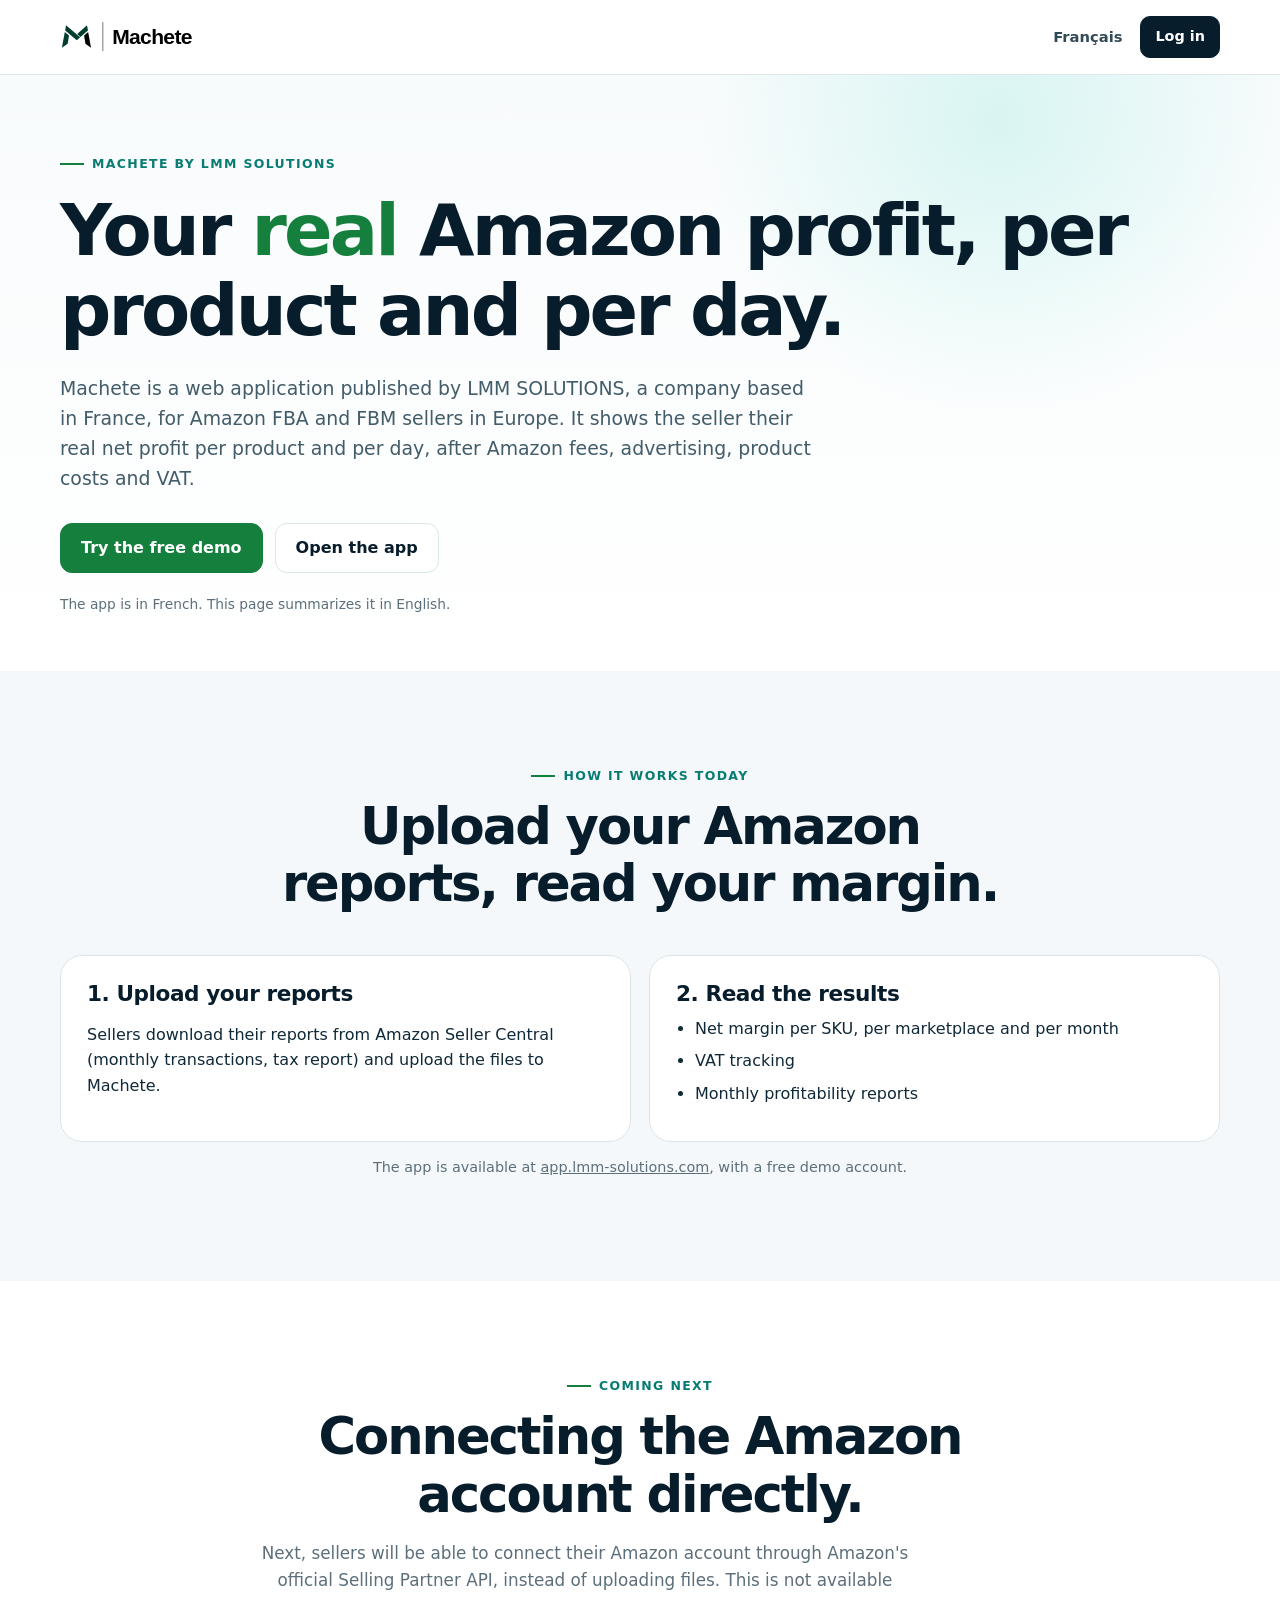
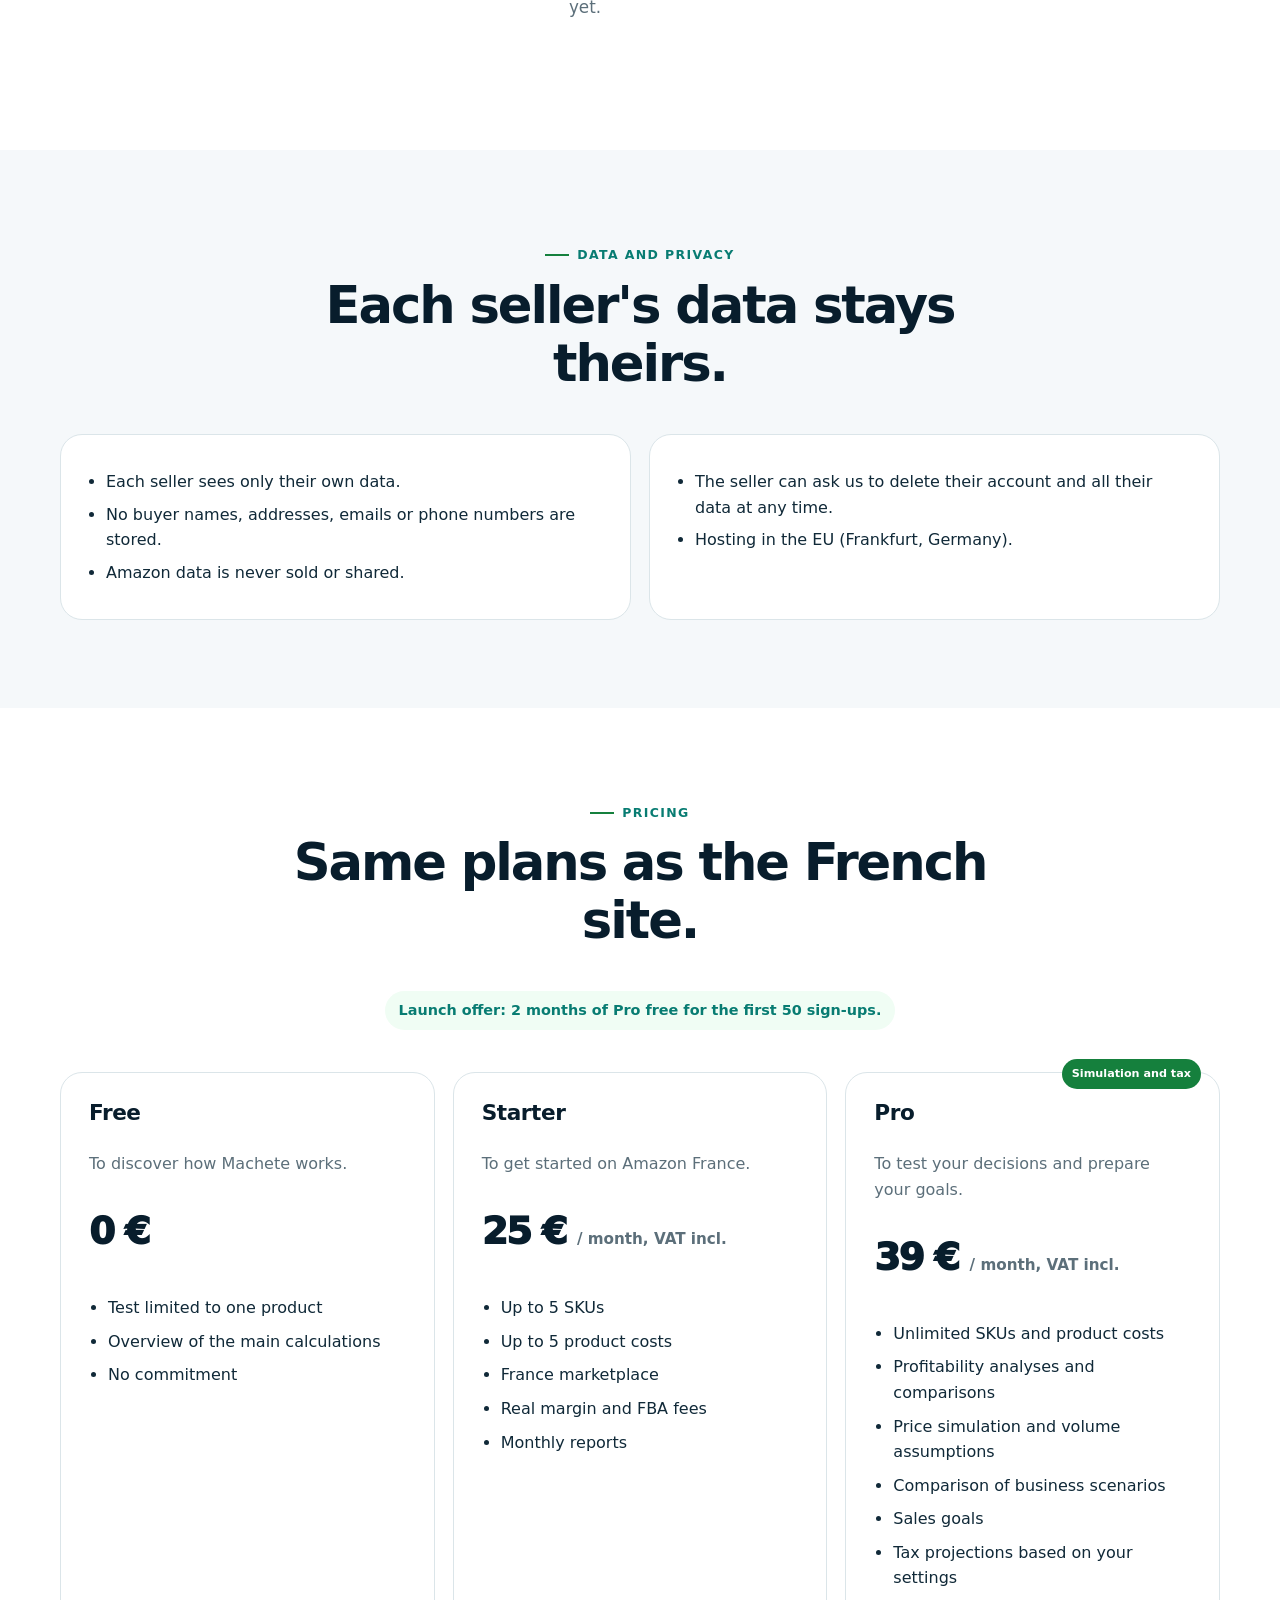
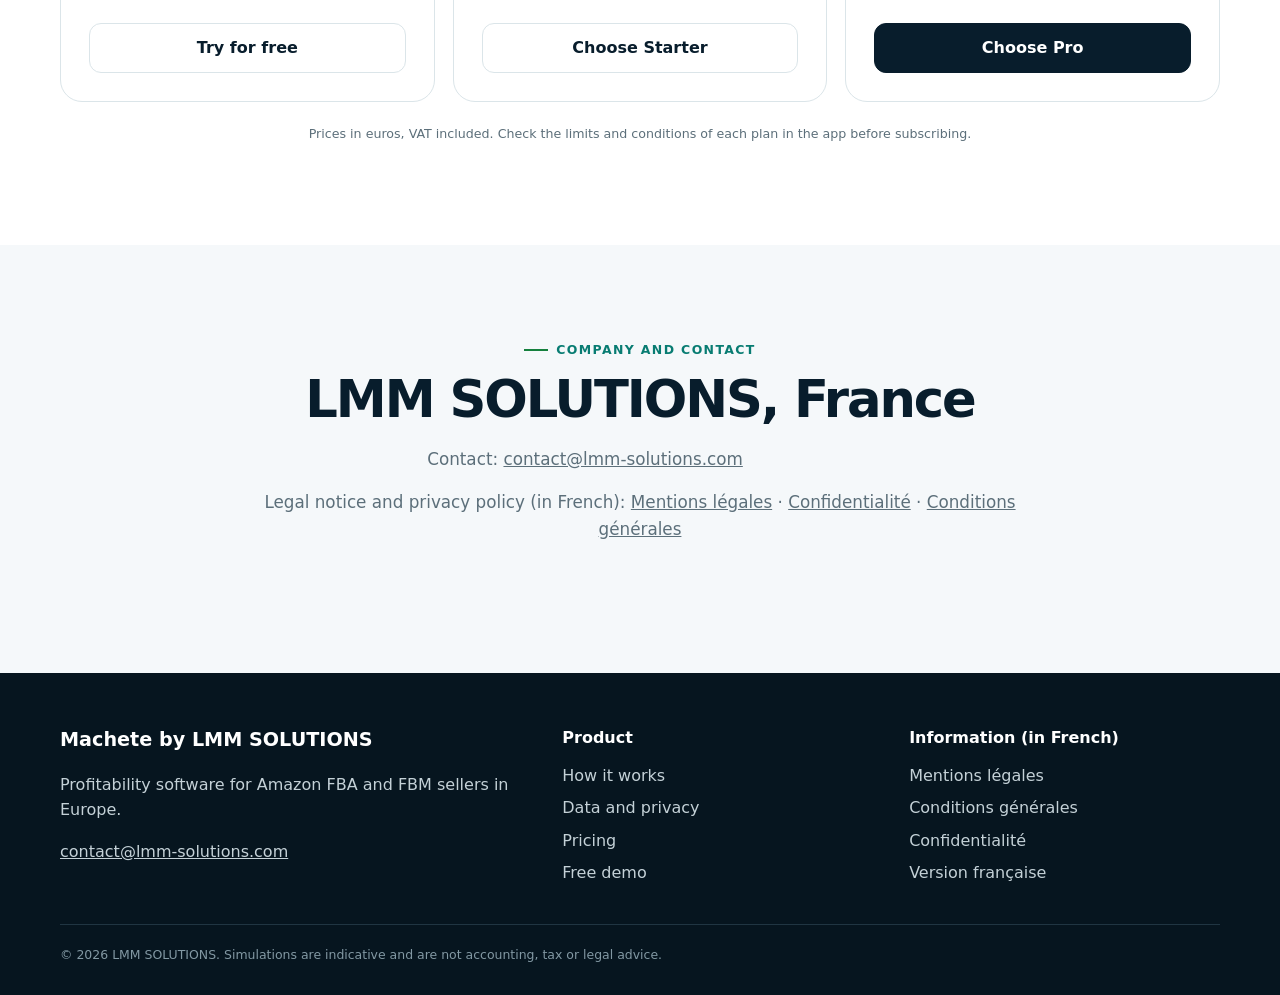
<file: en/index.html>
<!doctype html>
<html lang="en">
<head>
  <meta charset="utf-8">
  <meta name="viewport" content="width=device-width, initial-scale=1">
  <title>Machete | Profitability software for Amazon FBA and FBM sellers</title>
  <meta name="description" content="Machete, by LMM SOLUTIONS (France), shows Amazon FBA and FBM sellers in Europe their real net profit per product and per day.">
  <meta name="robots" content="index, follow">
  <meta name="theme-color" content="#081d2c">
  <link rel="canonical" href="https://lmm-solutions.com/en/">
  <link rel="alternate" hreflang="en" href="https://lmm-solutions.com/en/">
  <link rel="alternate" hreflang="fr" href="https://lmm-solutions.com/">
  <link rel="icon" type="image/svg+xml" href="data:image/svg+xml,%3Csvg xmlns='http://www.w3.org/2000/svg' viewBox='0 0 64 64'%3E%3Crect width='64' height='64' rx='14' fill='%23081d2c'/%3E%3Cpath d='M14 44V20h8l10 13 10-13h8v24h-9V33l-9 11-9-11v11z' fill='%232dd4bf'/%3E%3C/svg%3E">
  <style>
    :root {
      --navy:#081d2c; --navy-2:#0d2b3d; --ink:#102938; --muted:#5c6f7a;
      --teal:#15803d; --teal-2:#22c55e; --mint:#f0fdf4; --cyan:#eefbf2;
      --paper:#fff; --soft:#f5f8fa; --line:#dbe5e9; --amber:#f2a93b;
      --shadow:0 24px 60px rgba(8,29,44,.11); --radius:22px;
    }
    *{box-sizing:border-box}
    html{scroll-behavior:smooth;scroll-padding-top:88px}
    body{margin:0;color:var(--ink);background:var(--paper);font-family:Inter,ui-sans-serif,system-ui,-apple-system,BlinkMacSystemFont,"Segoe UI",sans-serif;line-height:1.6}
    button,a{font:inherit} a{color:inherit} button{cursor:pointer}
    :focus-visible{outline:3px solid var(--amber);outline-offset:3px}
    .container{width:min(1160px,calc(100% - 40px));margin:auto}
    .skip{position:fixed;top:8px;left:8px;z-index:100;transform:translateY(-150%);background:white;padding:10px 14px;border-radius:8px}.skip:focus{transform:none}
    header{position:sticky;top:0;z-index:50;background:rgba(255,255,255,.94);backdrop-filter:blur(12px);border-bottom:1px solid rgba(219,229,233,.9)}
    .nav{min-height:74px;display:flex;align-items:center;gap:24px}
    .brand{display:flex;align-items:center;gap:10px;text-decoration:none;font-weight:900;font-size:1.3rem;letter-spacing:-.03em}
    .brand-mark{width:34px;height:34px;display:grid;place-items:center;border-radius:10px;background:var(--navy);color:var(--teal-2);font-weight:950}
    .nav-links{display:flex;align-items:center;gap:24px;margin-left:auto}.nav-links a{text-decoration:none;color:#314a58;font-size:.92rem;font-weight:700}.nav-links a:hover{color:var(--teal)}
    .menu-button{display:none;margin-left:auto;border:1px solid var(--line);background:white;border-radius:10px;padding:8px 11px;font-weight:800}
    .button{display:inline-flex;align-items:center;justify-content:center;gap:8px;min-height:48px;padding:11px 20px;border:1px solid var(--navy);border-radius:12px;background:var(--navy);color:white;text-decoration:none;font-weight:850;transition:.2s transform,.2s background,.2s box-shadow}
    .button:hover{transform:translateY(-2px);box-shadow:0 10px 24px rgba(8,29,44,.18)}
    .button.secondary{background:white;color:var(--navy);border-color:var(--line)}.button.teal{background:var(--teal);border-color:var(--teal)}.button.small{min-height:40px;padding:8px 14px;border-radius:10px;font-size:.9rem}
    .hero{position:relative;overflow:hidden;padding:82px 0 76px;background:radial-gradient(circle at 78% 8%,rgba(45,212,191,.16),transparent 26%),linear-gradient(180deg,#f8fbfc 0%,#fff 100%)}
    .hero-grid{display:grid;grid-template-columns:1fr 1.02fr;gap:62px;align-items:center}
    .eyebrow{display:inline-flex;align-items:center;gap:8px;color:#087c72;font-size:.78rem;font-weight:900;letter-spacing:.11em;text-transform:uppercase}.eyebrow:before{content:"";width:24px;height:2px;background:var(--teal)}
    h1,h2,h3{line-height:1.12;letter-spacing:-.04em;color:var(--navy)}h1{font-size:clamp(2.7rem,5.6vw,4.8rem);margin:16px 0 22px}h2{font-size:clamp(2rem,4vw,3.2rem);margin:12px 0 16px}h3{font-size:1.35rem;margin:0 0 10px;letter-spacing:-.02em}
    .hero h1 span{color:var(--teal)}.lead{font-size:1.18rem;color:#425c69;max-width:650px}.actions{display:flex;gap:12px;flex-wrap:wrap;margin:30px 0 20px}.microcopy{font-size:.86rem;color:var(--muted);margin:0}
    .product-shot{position:relative;background:var(--navy);border-radius:28px;padding:16px;box-shadow:0 34px 80px rgba(8,29,44,.24)}.product-shot>img{display:block;width:100%;height:auto;object-fit:contain;object-position:top left;border-radius:17px;background:var(--soft)}
    .app-window{overflow:hidden;border-radius:17px;background:#f8fafb}.window-bar{height:37px;display:flex;align-items:center;gap:6px;padding:0 14px;background:white;border-bottom:1px solid var(--line)}.dot{width:8px;height:8px;border-radius:50%;background:#cbd7dc}.window-title{margin-left:8px;color:#78909b;font-size:.68rem;font-weight:800}
    .app-body{display:grid;grid-template-columns:112px 1fr;min-height:400px}.side{background:#102e40;padding:18px 11px}.side b{color:white;font-size:.8rem}.side span{display:block;height:9px;margin-top:18px;border-radius:6px;background:#385565}.side span:nth-child(3){width:70%}.side span:nth-child(4){width:82%}.dash{padding:22px}.dash-head{display:flex;justify-content:space-between;align-items:center;margin-bottom:18px}.dash-head strong{font-size:1rem}.live-pill{padding:5px 9px;border-radius:99px;background:var(--mint);color:#087c72;font-size:.65rem;font-weight:900}
    .kpis{display:grid;grid-template-columns:repeat(3,1fr);gap:10px}.kpi{background:white;border:1px solid var(--line);border-radius:11px;padding:12px}.kpi small{display:block;color:#71858e;font-size:.62rem}.kpi b{display:block;margin-top:4px;font-size:1rem}.kpi.good b{color:#087c72}
    .chart{height:128px;margin-top:14px;border:1px solid var(--line);border-radius:12px;background:linear-gradient(to top,transparent 24%,#e8eef1 25%,transparent 26%,transparent 49%,#e8eef1 50%,transparent 51%,transparent 74%,#e8eef1 75%,transparent 76%),linear-gradient(135deg,transparent 0 13%,rgba(15,159,145,.12) 13% 16%,transparent 16% 25%,rgba(15,159,145,.18) 25% 29%,transparent 29% 42%,rgba(15,159,145,.24) 42% 47%,transparent 47% 58%,rgba(15,159,145,.3) 58% 63%,transparent 63% 72%,rgba(15,159,145,.38) 72% 78%,transparent 78% 100%);position:relative}.chart:after{content:"Aperçu illustratif — données de démonstration";position:absolute;left:10px;bottom:7px;font-size:.58rem;color:#7f939c}
    .table-lines{display:grid;gap:8px;margin-top:14px}.table-line{height:25px;border-radius:7px;background:linear-gradient(90deg,#e5edf0 0 28%,transparent 28% 36%,#d8e5e9 36% 54%,transparent 54% 60%,#bfeee6 60% 78%,transparent 78%)}
    .trust-row{display:grid;grid-template-columns:repeat(3,1fr);border:1px solid var(--line);border-radius:18px;margin-top:28px;background:white}.trust-row div{padding:16px 18px;border-right:1px solid var(--line)}.trust-row div:last-child{border:0}.trust-row b{display:block;color:var(--navy);font-size:.92rem}.trust-row span{font-size:.76rem;color:var(--muted)}
    section{padding:88px 0}.section-head{max-width:760px;margin:0 auto 42px;text-align:center}.section-head p{color:var(--muted);font-size:1.05rem}.soft{background:var(--soft)}.dark{background:var(--navy);color:white}.dark h2,.dark h3{color:white}.dark .eyebrow{color:var(--teal-2)}
    .problem-grid{display:grid;grid-template-columns:.85fr 1.15fr;gap:56px;align-items:start}.problem-copy p{font-size:1.08rem;color:var(--muted)}.cost-cloud{display:grid;grid-template-columns:repeat(2,1fr);gap:12px}.cost{padding:18px;background:white;border:1px solid var(--line);border-radius:16px}.cost b{display:block;color:var(--navy)}.cost span{font-size:.88rem;color:var(--muted)}.cost.alert{grid-column:1/-1;background:#fff8eb;border-color:#f3d39b}.cost.alert b{color:#9b5b00}
    .features{display:grid;grid-template-columns:repeat(3,1fr);gap:18px}.feature{display:flex;flex-direction:column;padding:28px;background:white;border:1px solid var(--line);border-radius:var(--radius);box-shadow:0 10px 32px rgba(8,29,44,.05)}.feature-number{width:42px;height:42px;display:grid;place-items:center;border-radius:12px;background:var(--mint);color:#087c72;font-weight:950;margin-bottom:22px}.feature p{color:var(--muted)}.feature ul{margin:4px 0 22px;padding-left:19px}.feature li{margin:7px 0}.feature a{margin-top:auto;color:#087c72;font-weight:850;text-decoration:none}.feature a:hover{text-decoration:underline}
    .steps{display:grid;grid-template-columns:repeat(3,1fr);gap:26px;counter-reset:step}.step{position:relative;padding:26px 26px 24px 78px;border-top:1px solid #355061}.step:before{counter-increment:step;content:counter(step);position:absolute;left:18px;top:24px;width:42px;height:42px;display:grid;place-items:center;border-radius:50%;background:var(--teal);font-weight:950}.step p{color:#b9c9d1;margin:0}
    .demo-grid{display:grid;grid-template-columns:300px 1fr;gap:30px;align-items:stretch}.demo-tabs{display:grid;gap:10px;align-content:start}.demo-tab{width:100%;text-align:left;padding:16px 18px;border:1px solid var(--line);border-radius:14px;background:white;color:var(--ink);font-weight:850}.demo-tab span{display:block;margin-top:3px;color:var(--muted);font-size:.82rem;font-weight:500}.demo-tab[aria-selected="true"]{background:var(--navy);border-color:var(--navy);color:white}.demo-tab[aria-selected="true"] span{color:#bfd1da}
    .demo-panel{min-height:390px;padding:26px;border-radius:22px;background:white;border:1px solid var(--line);box-shadow:var(--shadow)}.demo-panel[hidden]{display:none}.demo-top{display:flex;justify-content:space-between;gap:20px;align-items:start}.demo-status{white-space:nowrap;padding:6px 10px;border-radius:99px;background:var(--mint);color:#087c72;font-size:.72rem;font-weight:900}.demo-cards{display:grid;grid-template-columns:repeat(3,1fr);gap:12px;margin:24px 0}.demo-card{padding:16px;border-radius:14px;background:var(--soft)}.demo-card small{display:block;color:var(--muted)}.demo-card strong{font-size:1.3rem}.demo-note{border-left:4px solid var(--teal);background:var(--mint);padding:15px 17px;border-radius:0 12px 12px 0}.demo-placeholder{display:grid;place-items:center;min-height:130px;border:2px dashed #bed0d7;border-radius:16px;text-align:center;color:var(--muted);padding:20px}.demo-placeholder b{display:block;color:var(--navy)}
    .video-action{display:flex;justify-content:center;margin-top:28px}.video-action .button:before{content:"▶";font-size:.8rem}.screenshots{display:grid;grid-template-columns:repeat(2,1fr);gap:18px;margin-top:52px}.screen{overflow:hidden;border:1px solid var(--line);border-radius:18px;background:white;box-shadow:0 12px 30px rgba(8,29,44,.07)}.screen img{display:block;width:100%;aspect-ratio:16/10;object-fit:cover;object-position:top;background:var(--soft)}.screen figcaption{padding:14px 16px;color:var(--muted);font-size:.86rem}.screen figcaption b{display:block;color:var(--navy);font-size:.96rem}
    .media-modal{display:none;position:fixed;inset:0;z-index:100;background:rgba(3,13,20,.94);padding:24px;align-items:center;justify-content:center}.media-modal.open{display:flex}.media-dialog{position:relative;width:min(1000px,100%)}.media-dialog video{display:block;width:100%;max-height:80vh;border-radius:15px;background:#000}.modal-close{position:absolute;right:0;top:-48px;width:40px;height:40px;border:1px solid #ffffff55;border-radius:50%;background:#ffffff14;color:white;font-size:1.1rem}
    .benefits{display:grid;grid-template-columns:repeat(3,1fr);gap:14px}.benefit{padding:22px;border:1px solid var(--line);border-radius:16px}.benefit b{display:block;margin-bottom:6px;color:var(--navy)}.benefit p{margin:0;color:var(--muted);font-size:.92rem}
    .pricing-note{text-align:center;color:var(--muted);font-size:.87rem;margin-top:-24px;margin-bottom:28px}.prices{display:grid;grid-template-columns:repeat(3,1fr);gap:18px;align-items:stretch}.price{position:relative;display:flex;flex-direction:column;padding:28px;border:1px solid var(--line);border-radius:22px;background:white}.price.featured{border:2px solid var(--teal);box-shadow:var(--shadow)}.popular{position:absolute;top:-14px;right:18px;padding:6px 10px;border-radius:99px;background:var(--teal);color:white;font-size:.7rem;font-weight:900}.amount{margin:8px 0 18px;color:var(--navy);font-size:2.35rem;font-weight:950;letter-spacing:-.05em}.amount small{font-size:.8rem;color:var(--muted);letter-spacing:0}.price p{color:var(--muted)}.price ul{padding-left:19px;margin:8px 0 24px}.price li{margin:8px 0}.price .button{margin-top:auto}.price-disclaimer{margin-top:22px;text-align:center;color:var(--muted);font-size:.79rem}
    .confidence{display:grid;grid-template-columns:1fr 1fr;gap:18px}.confidence article{padding:24px;border:1px solid #2b485a;border-radius:18px;background:#0d2b3d}.confidence p{margin:0;color:#b9c9d1}.confidence strong{display:block;margin-bottom:7px;color:white}
    .faq{max-width:900px;margin:auto}.faq details{border-bottom:1px solid var(--line)}.faq summary{cursor:pointer;list-style:none;padding:21px 44px 21px 0;color:var(--navy);font-weight:850;position:relative}.faq summary::-webkit-details-marker{display:none}.faq summary:after{content:"+";position:absolute;right:8px;top:18px;font-size:1.5rem;color:var(--teal)}.faq details[open] summary:after{content:"−"}.faq details p{margin:-6px 0 22px;color:var(--muted);max-width:800px}
    .diagnostic{background:var(--mint)}.diagnostic-box{max-width:780px;margin:auto;padding:38px;border:1px solid #bbf7d0;border-radius:var(--radius);background:white;text-align:center}.diagnostic-form{display:flex;gap:10px;max-width:560px;margin:24px auto 10px}.diagnostic-form input{min-width:0;flex:1;padding:13px 15px;border:1px solid var(--line);border-radius:12px;font:inherit}.form-success{display:none;margin-top:18px;padding:12px 14px;border-radius:10px;background:var(--mint);color:#15803d;font-weight:750}.form-privacy{font-size:.76rem;color:var(--muted)}
    .final{padding:76px 0;background:linear-gradient(120deg,var(--teal),#15803d);color:white;text-align:center}.final h2{color:white;margin-top:0}.final p{font-size:1.08rem;opacity:.92}.final .button{background:white;color:var(--navy);border-color:white;margin-top:14px}
    footer{padding:52px 0 30px;background:#06151f;color:#c4d1d7}.footer-grid{display:grid;grid-template-columns:1.2fr .8fr .8fr;gap:36px}.footer-title{color:white;font-weight:900;font-size:1.2rem}.footer-links{display:grid;align-content:start;gap:7px}.footer-links b{color:white;margin-bottom:5px}.footer-links a{color:#c4d1d7;text-decoration:none}.footer-links a:hover{color:white}.footer-bottom{margin-top:38px;padding-top:20px;border-top:1px solid #203542;font-size:.78rem;color:#8298a3}
    .link-button{border:0;background:none;color:#c4d1d7;text-align:left;padding:0;cursor:pointer}.link-button:hover{color:white}.cookie-panel{display:none;position:fixed;z-index:120;left:18px;right:18px;bottom:18px;max-width:740px;margin:auto;padding:20px;border:1px solid var(--line);border-radius:16px;background:white;box-shadow:0 22px 70px rgba(8,29,44,.28)}.cookie-panel.open{display:block}.cookie-panel p{margin:0 0 14px;color:var(--muted);font-size:.88rem}.cookie-panel strong{display:block;margin-bottom:5px;color:var(--navy)}.cookie-actions{display:flex;gap:9px;flex-wrap:wrap}.cookie-actions .button{min-height:40px;padding:8px 14px;font-size:.86rem}
    @media(max-width:920px){.nav-links{display:none;position:absolute;top:74px;left:0;right:0;padding:18px 20px;background:white;border-bottom:1px solid var(--line);box-shadow:var(--shadow)}.nav-links.open{display:grid}.nav-links .button{width:100%}.menu-button{display:block}.hero-grid,.problem-grid,.demo-grid{grid-template-columns:1fr}.hero{padding-top:56px}.product-shot{max-width:650px}.features,.prices,.benefits{grid-template-columns:1fr 1fr}.steps{grid-template-columns:1fr}.trust-row{grid-template-columns:1fr}.trust-row div{border-right:0;border-bottom:1px solid var(--line)}.confidence{grid-template-columns:1fr}}
    @media(max-width:640px){.container{width:min(100% - 28px,1160px)}section{padding:66px 0}h1{font-size:2.65rem}.lead{font-size:1.05rem}.actions .button{width:100%}.features,.prices,.benefits,.cost-cloud,.demo-cards,.footer-grid,.screenshots{grid-template-columns:1fr}.cost.alert{grid-column:auto}.app-body{grid-template-columns:70px 1fr;min-height:325px}.dash{padding:13px}.kpis{grid-template-columns:1fr}.kpi:nth-child(2),.kpi:nth-child(3){display:none}.chart{height:108px}.side{padding:13px 8px}.product-shot{padding:9px;border-radius:20px}.product-shot>img{height:auto}.demo-top{display:block}.demo-status{display:inline-block;margin-top:6px}.footer-grid{gap:26px}.diagnostic-box{padding:28px 18px}.diagnostic-form{display:grid}}
    @media(prefers-reduced-motion:reduce){html{scroll-behavior:auto}.button{transition:none}}
  
    [hidden]{display:none!important}.capture-button{display:block;width:100%;padding:0;border:1px solid var(--line);border-radius:12px;background:white;cursor:zoom-in;overflow:hidden}.capture-button img{display:block;width:100%;height:auto;max-height:460px;object-fit:contain;object-position:top}.capture-dialog{width:min(96vw,1700px);max-height:94vh;padding:18px;border:0;border-radius:16px}.capture-dialog::backdrop{background:#081d2ce8}.capture-dialog img{display:block;width:100%;height:auto}.capture-dialog form{position:sticky;top:0;display:flex;justify-content:flex-end}.capture-dialog button{padding:10px 18px;background:var(--navy);color:white;border:0;border-radius:10px}.hero-grid>*{min-width:0}
.video-gallery{display:grid;grid-template-columns:repeat(2,minmax(0,1fr));gap:24px;margin-top:36px}.video-card{padding:20px;border:1px solid var(--line);border-radius:18px;background:white}.video-card video{display:block;width:100%;aspect-ratio:16/9;object-fit:contain;background:#081d2c;border-radius:10px}.video-card p{font-size:.875rem}.video-error{color:#a42525}@media(max-width:640px){.video-gallery{grid-template-columns:1fr}}.video-gallery{grid-template-columns:1fr}.video-tabs{display:flex;gap:12px;margin:24px 0 16px}.video-tabs .demo-tab{flex:1}.video-summary{margin-top:16px}.video-summary summary{cursor:pointer;font-weight:700}@media(max-width:640px){.video-tabs{flex-direction:column}}
    .hero-capabilities{font-size:.86rem;line-height:1.8;font-weight:700;color:#365665;margin:0 0 10px}
    .calculation-note{margin-top:28px;padding:26px;border:1px solid var(--line);border-radius:18px;background:white}.calculation-note p{color:#425c69}.calculation-note summary{cursor:pointer;font-weight:750}
    .reports-grid{display:grid;grid-template-columns:repeat(2,minmax(0,1fr));gap:24px}.report-card{min-width:0;padding:28px;border:1px solid var(--line);border-radius:22px;background:white;display:flex;flex-direction:column;box-shadow:0 10px 32px #081d2c08}.report-copy p,.report-detail{color:var(--muted)}.report-label{display:block;font-size:.75rem;text-transform:uppercase;letter-spacing:.06em;color:#087c52;font-weight:800;margin-bottom:12px}.report-preview{position:relative;display:block;padding:18px 18px 46px;width:100%;background:var(--soft);border:1px solid var(--line);border-radius:14px;cursor:zoom-in;margin-top:auto;overflow:hidden}.report-preview img{display:block;width:100%;height:310px;object-fit:contain}.report-preview span{position:absolute;bottom:12px;left:12px;right:12px;font-size:.84rem;font-weight:750;color:var(--navy)}.report-caption{font-size:.78rem;color:var(--muted);margin:10px 0}.report-detail{font-size:.88rem;margin:0}.report-disclaimer{max-width:950px;margin:28px auto 0;text-align:center;color:var(--muted)}.vat-explanation{display:grid;grid-template-columns:1fr 1fr;gap:24px;margin-top:28px;padding:28px;border-radius:18px;background:var(--mint)}.vat-explanation p{margin-bottom:0;color:#425c69}.local-explanation{display:flex;flex-direction:column;align-items:center;justify-content:center;text-align:center;min-height:374px;padding:28px;background:var(--mint);border:1px solid #bbf7d0;border-radius:14px;margin-top:auto;margin-bottom:18px}.local-mark{display:grid;place-items:center;width:76px;height:76px;background:#dcfce7;border:1px solid #86efac;border-radius:22px;font-weight:900;font-size:1.4rem;color:#166534}.local-explanation h4{font-size:1.3rem;line-height:1.4;margin:20px 0 10px}.local-explanation p{font-size:.87rem;color:#365665}.local-condition{border-top:1px solid #bbf7d0;padding-top:16px}.report-actions{justify-content:center;margin-bottom:0}.benefit h3{font-size:1.13rem;letter-spacing:-.015em}.report-dialog{max-width:960px}.report-dialog h2{font-size:1.25rem;margin:0 0 18px}.modal-open{overflow:hidden}.capture-dialog{overscroll-behavior:contain}.nav-links{gap:18px}.nav{gap:18px}.nav-links a{font-size:.86rem}.hero-grid,.demo-grid,.features,.prices{min-width:0}.demo-grid>*,.feature,.price{min-width:0}.demo-panel{overflow-wrap:anywhere}
    @media(max-width:1100px) and (min-width:921px){.nav-links{gap:10px}.nav-links a{font-size:.78rem}.nav .brand img{width:125px}.nav .button.small{padding:8px 10px}}
    @media(max-width:640px){.reports-grid,.vat-explanation{grid-template-columns:1fr}.report-card{padding:20px}.report-preview img{height:280px}.vat-explanation{padding:22px}.local-explanation{min-height:300px}.report-dialog{padding:12px}.report-dialog h2{font-size:1.1rem}.calculation-note{padding:20px}}
.nav-links a.button,.nav-links a.button:hover{color:#fff}    .trial-note{font-size:.9rem;font-weight:700;color:#166534;margin:0 0 14px}
    .hero-preview{aspect-ratio:16/10}
    .hero-preview img{width:100%;height:100%;max-height:none;object-fit:cover;object-position:top}
    .plan-note{font-size:.83rem;color:var(--muted)}
    .final .button.ghost{background:transparent;color:white;border-color:rgba(255,255,255,.75)}.final .actions{justify-content:center;margin:14px 0 0}.final .actions .button{margin-top:0}.demo-cta{justify-content:center;margin:32px 0 0}
    /* OFFRE DE LANCEMENT — pour retirer l'offre : supprimer cette ligne et le bloc <div class="launch-banner"> en haut du <body>. */
    .launch-banner{background:var(--navy);color:white;text-align:center;font-size:.9rem;font-weight:750;padding:10px 16px}.launch-banner a{color:var(--teal-2);text-decoration:none}.launch-banner a:hover{text-decoration:underline}.launch-banner span{white-space:nowrap}
  
    /* English page: no script, no analytics, no cookie. Short header kept visible on mobile. */
    .en-nav{display:flex;align-items:center;gap:18px;margin-left:auto}
    .en-nav a{text-decoration:none;color:#314a58;font-size:.92rem;font-weight:700}.en-nav a:hover{color:var(--teal)}
    .en-nav a.button,.en-nav a.button:hover{color:white}
    .en-hero{padding:72px 0 56px}
    .en-hero .lead{max-width:760px}
    .en-cols{display:grid;grid-template-columns:1fr 1fr;gap:18px}
    .en-card{padding:26px;border:1px solid var(--line);border-radius:var(--radius);background:white}
    .en-card ul{padding-left:19px;margin:8px 0 0}.en-card li{margin:7px 0}
    .en-note{color:var(--muted);font-size:.9rem}
    .en-launch{display:inline-block;margin:0 auto 26px;padding:8px 14px;border-radius:99px;background:var(--mint);color:#087c72;font-weight:800;font-size:.9rem}
    .en-center{text-align:center}
    .amount small{font-size:.95rem;font-weight:700;letter-spacing:0;color:var(--muted)}
    @media(max-width:640px){.en-cols{grid-template-columns:1fr}.en-nav{gap:12px}.en-nav .button{display:none}.en-hero{padding:48px 0 40px}}
  </style>
</head>
<body>
  <a class="skip" href="#content">Skip to content</a>
  <header>
    <div class="container nav">
      <a class="brand" href="/en/" aria-label="Machete, English home"><img src="../assets/logo.svg" alt="Machete" width="145" height="40" style="object-fit:contain"></a>
      <nav class="en-nav" aria-label="Main navigation">
        <a href="/" hreflang="fr" lang="fr">Français</a>
        <a class="button small" href="https://app.lmm-solutions.com/login">Log in</a>
      </nav>
    </div>
  </header>

  <main id="content">
    <section class="hero en-hero">
      <div class="container">
        <span class="eyebrow">Machete by LMM SOLUTIONS</span>
        <h1>Your <span>real</span> Amazon profit, per product and per day.</h1>
        <p class="lead">Machete is a web application published by LMM SOLUTIONS, a company based in France, for Amazon FBA and FBM sellers in Europe. It shows the seller their real net profit per product and per day, after Amazon fees, advertising, product costs and VAT.</p>
        <div class="actions">
          <a class="button teal" href="https://app.lmm-solutions.com/demo">Try the free demo</a>
          <a class="button secondary" href="https://app.lmm-solutions.com/login">Open the app</a>
        </div>
        <p class="microcopy">The app is in French. This page summarizes it in English.</p>
      </div>
    </section>

    <section class="soft" id="how-it-works">
      <div class="container">
        <div class="section-head"><span class="eyebrow">How it works today</span><h2>Upload your Amazon reports, read your margin.</h2></div>
        <div class="en-cols">
          <article class="en-card">
            <h3>1. Upload your reports</h3>
            <p>Sellers download their reports from Amazon Seller Central (monthly transactions, tax report) and upload the files to Machete.</p>
          </article>
          <article class="en-card">
            <h3>2. Read the results</h3>
            <ul>
              <li>Net margin per SKU, per marketplace and per month</li>
              <li>VAT tracking</li>
              <li>Monthly profitability reports</li>
            </ul>
          </article>
        </div>
        <p class="en-note en-center">The app is available at <a href="https://app.lmm-solutions.com">app.lmm-solutions.com</a>, with a free demo account.</p>
      </div>
    </section>

    <section id="next">
      <div class="container">
        <div class="section-head"><span class="eyebrow">Coming next</span><h2>Connecting the Amazon account directly.</h2>
          <p class="lead">Next, sellers will be able to connect their Amazon account through Amazon's official Selling Partner API, instead of uploading files. This is not available yet.</p>
        </div>
      </div>
    </section>

    <section class="soft" id="privacy">
      <div class="container">
        <div class="section-head"><span class="eyebrow">Data and privacy</span><h2>Each seller's data stays theirs.</h2></div>
        <div class="en-cols">
          <article class="en-card">
            <ul>
              <li>Each seller sees only their own data.</li>
              <li>No buyer names, addresses, emails or phone numbers are stored.</li>
              <li>Amazon data is never sold or shared.</li>
            </ul>
          </article>
          <article class="en-card">
            <ul>
              <li>The seller can ask us to delete their account and all their data at any time.</li>
              <li>Hosting in the EU (Frankfurt, Germany).</li>
            </ul>
          </article>
        </div>
      </div>
    </section>

    <section id="pricing">
      <div class="container">
        <div class="section-head"><span class="eyebrow">Pricing</span><h2>Same plans as the French site.</h2></div>
        <p class="en-center"><span class="en-launch">Launch offer: 2 months of Pro free for the first 50 sign-ups.</span></p>
        <div class="prices">
          <article class="price"><h3>Free</h3><p>To discover how Machete works.</p><div class="amount">0 €</div><ul><li>Test limited to one product</li><li>Overview of the main calculations</li><li>No commitment</li></ul><a class="button secondary" href="https://app.lmm-solutions.com/login#inscription">Try for free</a></article>
          <article class="price"><h3>Starter</h3><p>To get started on Amazon France.</p><div class="amount">25 € <small>/ month, VAT incl.</small></div><ul><li>Up to 5 SKUs</li><li>Up to 5 product costs</li><li>France marketplace</li><li>Real margin and FBA fees</li><li>Monthly reports</li></ul><a class="button secondary" href="https://app.lmm-solutions.com/login#inscription">Choose Starter</a></article>
          <article class="price"><span class="popular">Simulation and tax</span><h3>Pro</h3><p>To test your decisions and prepare your goals.</p><div class="amount">39 € <small>/ month, VAT incl.</small></div><ul><li>Unlimited SKUs and product costs</li><li>Profitability analyses and comparisons</li><li>Price simulation and volume assumptions</li><li>Comparison of business scenarios</li><li>Sales goals</li><li>Tax projections based on your settings</li></ul><a class="button" href="https://app.lmm-solutions.com/login#inscription">Choose Pro</a></article>
        </div>
        <p class="price-disclaimer">Prices in euros, VAT included. Check the limits and conditions of each plan in the app before subscribing.</p>
      </div>
    </section>

    <section class="soft" id="contact">
      <div class="container">
        <div class="section-head"><span class="eyebrow">Company and contact</span><h2>LMM SOLUTIONS, France</h2>
          <p class="lead">Contact: <a href="mailto:contact@lmm-solutions.com">contact@lmm-solutions.com</a></p>
          <p class="en-note">Legal notice and privacy policy (in French): <a href="../mentions-legales.html" hreflang="fr">Mentions légales</a> · <a href="../confidentialite.html" hreflang="fr">Confidentialité</a> · <a href="../cgv.html" hreflang="fr">Conditions générales</a></p>
        </div>
      </div>
    </section>
  </main>

  <footer><div class="container"><div class="footer-grid"><div><div class="footer-title">Machete by LMM SOLUTIONS</div><p>Profitability software for Amazon FBA and FBM sellers in Europe.</p><a href="mailto:contact@lmm-solutions.com">contact@lmm-solutions.com</a></div><div class="footer-links"><b>Product</b><a href="#how-it-works">How it works</a><a href="#privacy">Data and privacy</a><a href="#pricing">Pricing</a><a href="https://app.lmm-solutions.com/demo">Free demo</a></div><div class="footer-links"><b>Information (in French)</b><a href="../mentions-legales.html" hreflang="fr">Mentions légales</a><a href="../cgv.html" hreflang="fr">Conditions générales</a><a href="../confidentialite.html" hreflang="fr">Confidentialité</a><a href="/" hreflang="fr" lang="fr">Version française</a></div></div><div class="footer-bottom">© 2026 LMM SOLUTIONS. Simulations are indicative and are not accounting, tax or legal advice.</div></div></footer>
</body>
</html>
</file>
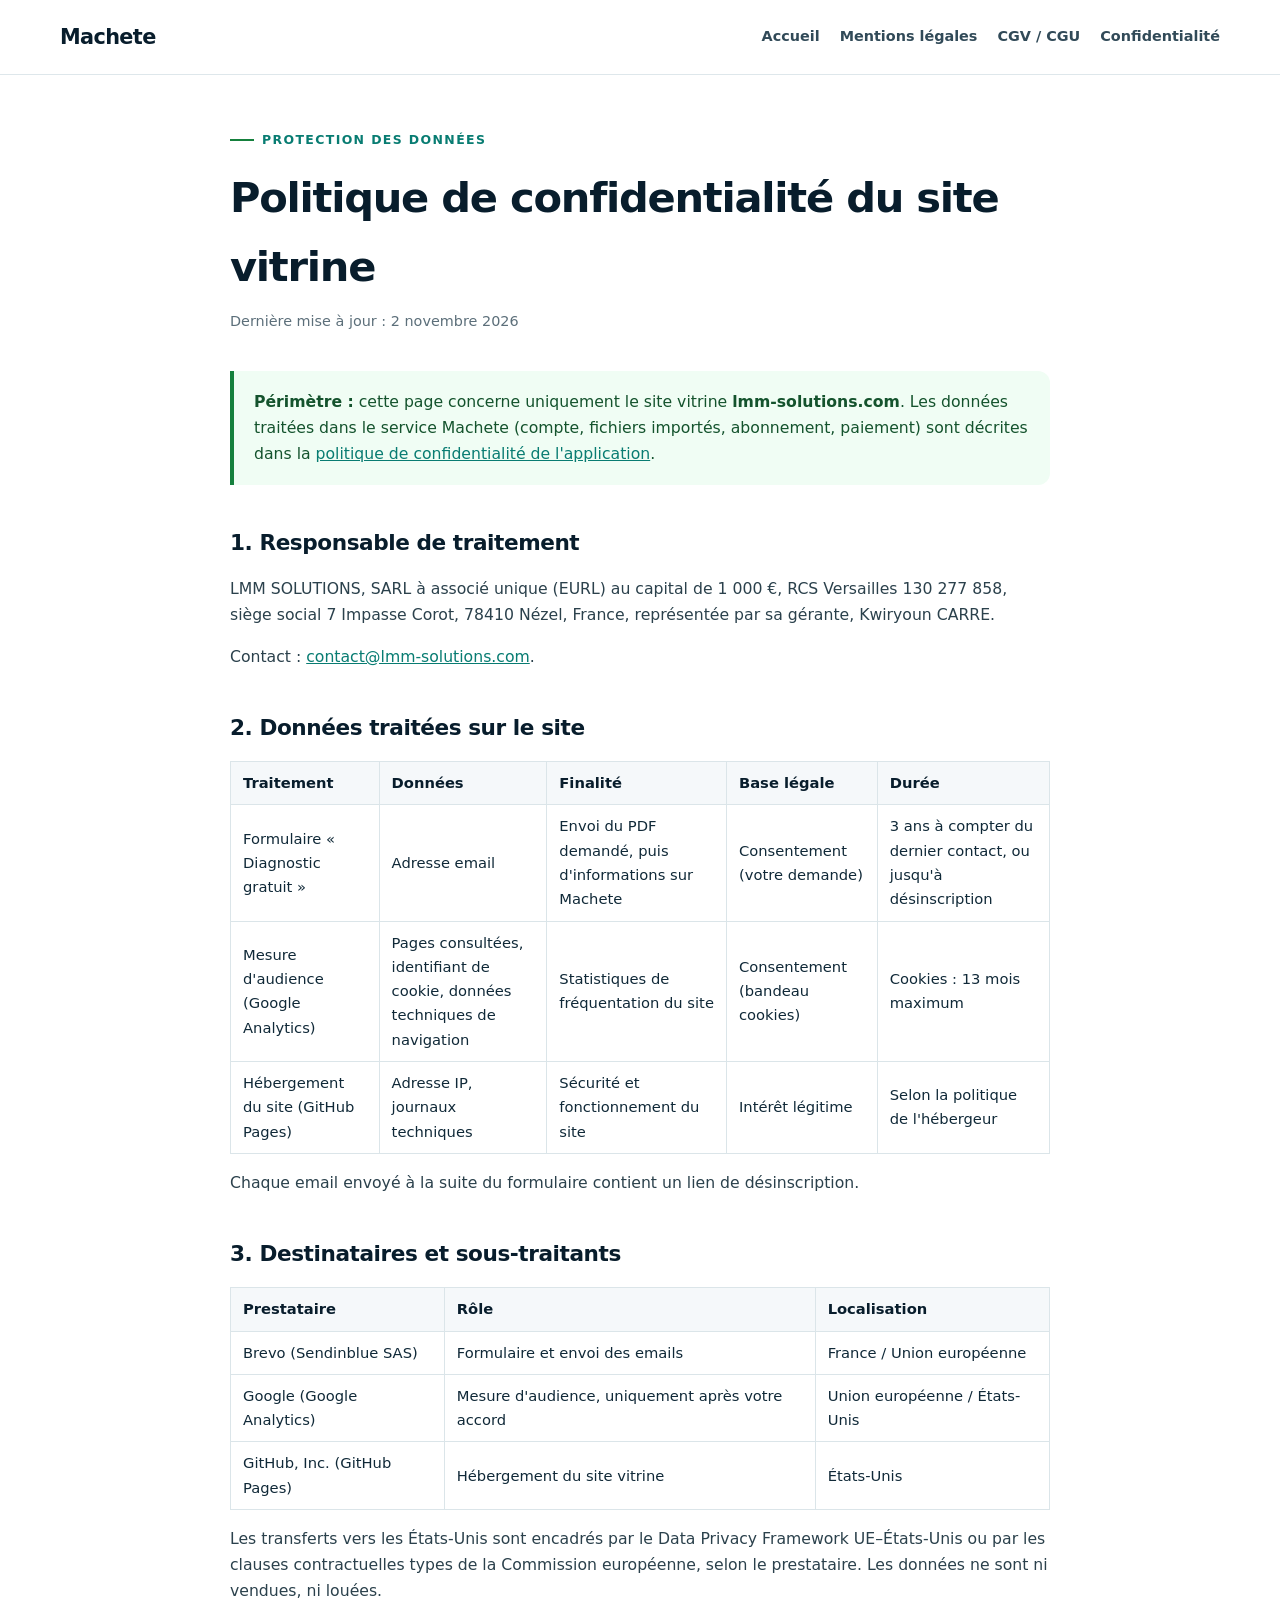
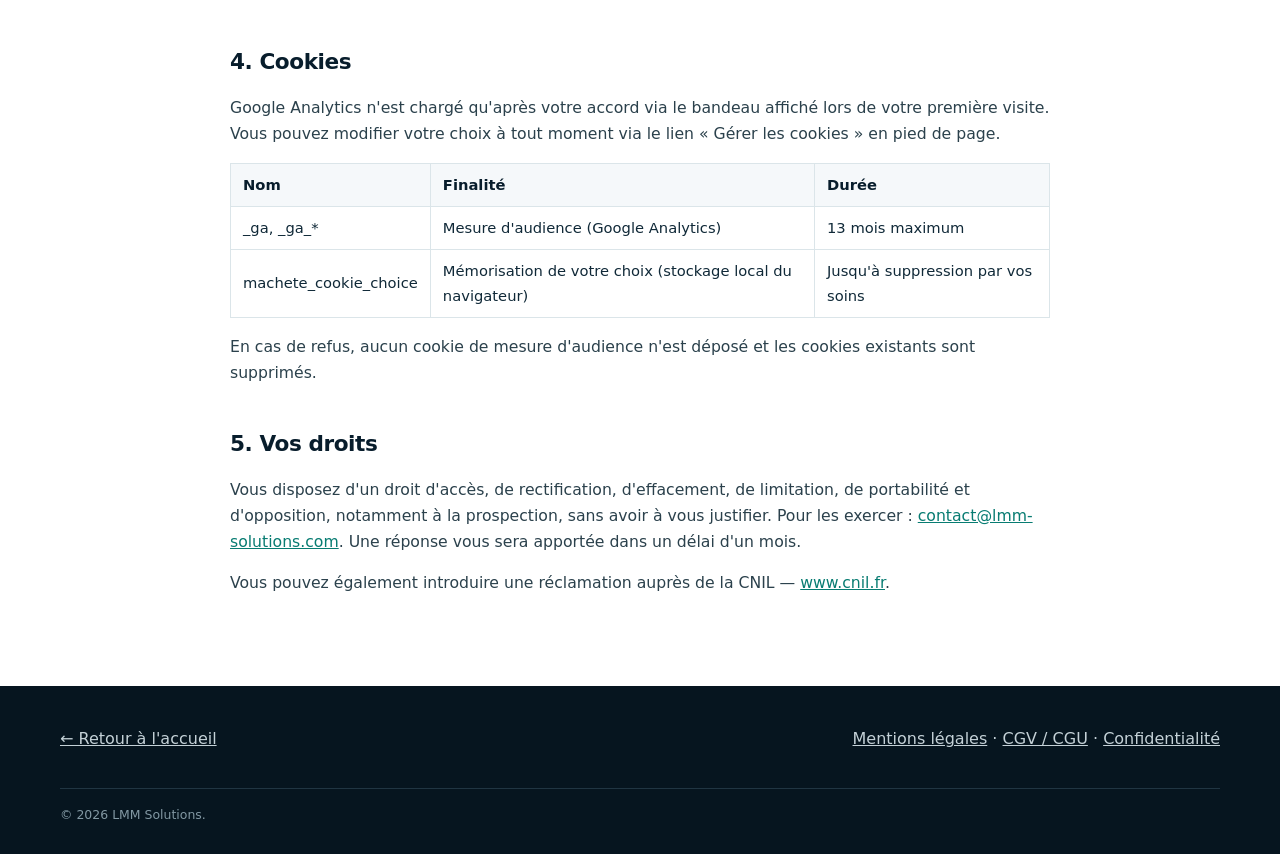
<file: confidentialite.html>
<!doctype html>
<html lang="fr">
<head>
<meta charset="utf-8">
<meta name="viewport" content="width=device-width, initial-scale=1">
<title>Politique de confidentialité du site | Machete</title>
<meta name="description" content="Politique de confidentialité et cookies du site vitrine lmm-solutions.com (mesure d'audience Google Analytics, formulaire Brevo), édité par LMM SOLUTIONS.">
<meta name="robots" content="index, follow">
<link rel="canonical" href="https://lmm-solutions.com/confidentialite.html">
<link rel="icon" type="image/svg+xml" href="data:image/svg+xml,%3Csvg xmlns='http://www.w3.org/2000/svg' viewBox='0 0 64 64'%3E%3Crect width='64' height='64' rx='14' fill='%23081d2c'/%3E%3Cpath d='M14 44V20h8l10 13 10-13h8v24h-9V33l-9 11-9-11v11z' fill='%232dd4bf'/%3E%3C/svg%3E">
<link rel="stylesheet" href="legal-style.css">
</head>
<body>
<header>
  <div class="nav">
    <a class="brand" href="index.html">Machete</a>
    <nav class="nav-links" aria-label="Navigation">
      <a href="index.html">Accueil</a>
      <a href="mentions-legales.html">Mentions légales</a>
      <a href="cgv.html">CGV / CGU</a>
      <a href="confidentialite.html">Confidentialité</a>
    </nav>
  </div>
</header>

<main>
  <div class="doc-header">
    <span class="eyebrow">Protection des données</span>
    <h1>Politique de confidentialité du site vitrine</h1>
    <p class="maj">Dernière mise à jour : 2 novembre 2026</p>
  </div>

  <div class="callout">
    <p><b>Périmètre :</b> cette page concerne uniquement le site vitrine <b>lmm-solutions.com</b>. Les données traitées dans le service Machete (compte, fichiers importés, abonnement, paiement) sont décrites dans la <a href="https://app.lmm-solutions.com/confidentialite">politique de confidentialité de l'application</a>.</p>
  </div>

  <h2 id="resp">1. Responsable de traitement</h2>
  <p>LMM SOLUTIONS, SARL à associé unique (EURL) au capital de 1 000 €, RCS Versailles 130 277 858, siège social 7 Impasse Corot, 78410 Nézel, France, représentée par sa gérante, Kwiryoun CARRE.</p>
  <p>Contact : <a href="mailto:contact@lmm-solutions.com">contact@lmm-solutions.com</a>.</p>

  <h2 id="donnees">2. Données traitées sur le site</h2>
  <table>
    <tr><th>Traitement</th><th>Données</th><th>Finalité</th><th>Base légale</th><th>Durée</th></tr>
    <tr><td>Formulaire « Diagnostic gratuit »</td><td>Adresse email</td><td>Envoi du PDF demandé, puis d'informations sur Machete</td><td>Consentement (votre demande)</td><td>3 ans à compter du dernier contact, ou jusqu'à désinscription</td></tr>
    <tr><td>Mesure d'audience (Google Analytics)</td><td>Pages consultées, identifiant de cookie, données techniques de navigation</td><td>Statistiques de fréquentation du site</td><td>Consentement (bandeau cookies)</td><td>Cookies : 13 mois maximum</td></tr>
    <tr><td>Hébergement du site (GitHub Pages)</td><td>Adresse IP, journaux techniques</td><td>Sécurité et fonctionnement du site</td><td>Intérêt légitime</td><td>Selon la politique de l'hébergeur</td></tr>
  </table>
  <p>Chaque email envoyé à la suite du formulaire contient un lien de désinscription.</p>

  <h2 id="destinataires">3. Destinataires et sous-traitants</h2>
  <table>
    <tr><th>Prestataire</th><th>Rôle</th><th>Localisation</th></tr>
    <tr><td>Brevo (Sendinblue SAS)</td><td>Formulaire et envoi des emails</td><td>France / Union européenne</td></tr>
    <tr><td>Google (Google Analytics)</td><td>Mesure d'audience, uniquement après votre accord</td><td>Union européenne / États-Unis</td></tr>
    <tr><td>GitHub, Inc. (GitHub Pages)</td><td>Hébergement du site vitrine</td><td>États-Unis</td></tr>
  </table>
  <p>Les transferts vers les États-Unis sont encadrés par le Data Privacy Framework UE–États-Unis ou par les clauses contractuelles types de la Commission européenne, selon le prestataire. Les données ne sont ni vendues, ni louées.</p>

  <h2 id="cookies">4. Cookies</h2>
  <p>Google Analytics n'est chargé qu'après votre accord via le bandeau affiché lors de votre première visite. Vous pouvez modifier votre choix à tout moment via le lien « Gérer les cookies » en pied de page.</p>
  <table>
    <tr><th>Nom</th><th>Finalité</th><th>Durée</th></tr>
    <tr><td>_ga, _ga_*</td><td>Mesure d'audience (Google Analytics)</td><td>13 mois maximum</td></tr>
    <tr><td>machete_cookie_choice</td><td>Mémorisation de votre choix (stockage local du navigateur)</td><td>Jusqu'à suppression par vos soins</td></tr>
  </table>
  <p>En cas de refus, aucun cookie de mesure d'audience n'est déposé et les cookies existants sont supprimés.</p>

  <h2 id="droits">5. Vos droits</h2>
  <p>Vous disposez d'un droit d'accès, de rectification, d'effacement, de limitation, de portabilité et d'opposition, notamment à la prospection, sans avoir à vous justifier. Pour les exercer : <a href="mailto:contact@lmm-solutions.com">contact@lmm-solutions.com</a>. Une réponse vous sera apportée dans un délai d'un mois.</p>
  <p>Vous pouvez également introduire une réclamation auprès de la CNIL — <a href="https://www.cnil.fr" target="_blank" rel="noopener">www.cnil.fr</a>.</p>
</main>

<footer>
  <div class="footer-inner">
    <a href="index.html">← Retour à l'accueil</a>
    <div><a href="mentions-legales.html">Mentions légales</a> · <a href="cgv.html">CGV / CGU</a> · <a href="confidentialite.html">Confidentialité</a></div>
    <div class="footer-bottom">© <span id="year"></span> LMM Solutions.</div>
  </div>
</footer>
<script>document.getElementById('year').textContent=new Date().getFullYear();</script>
</body>
</html>
</file>
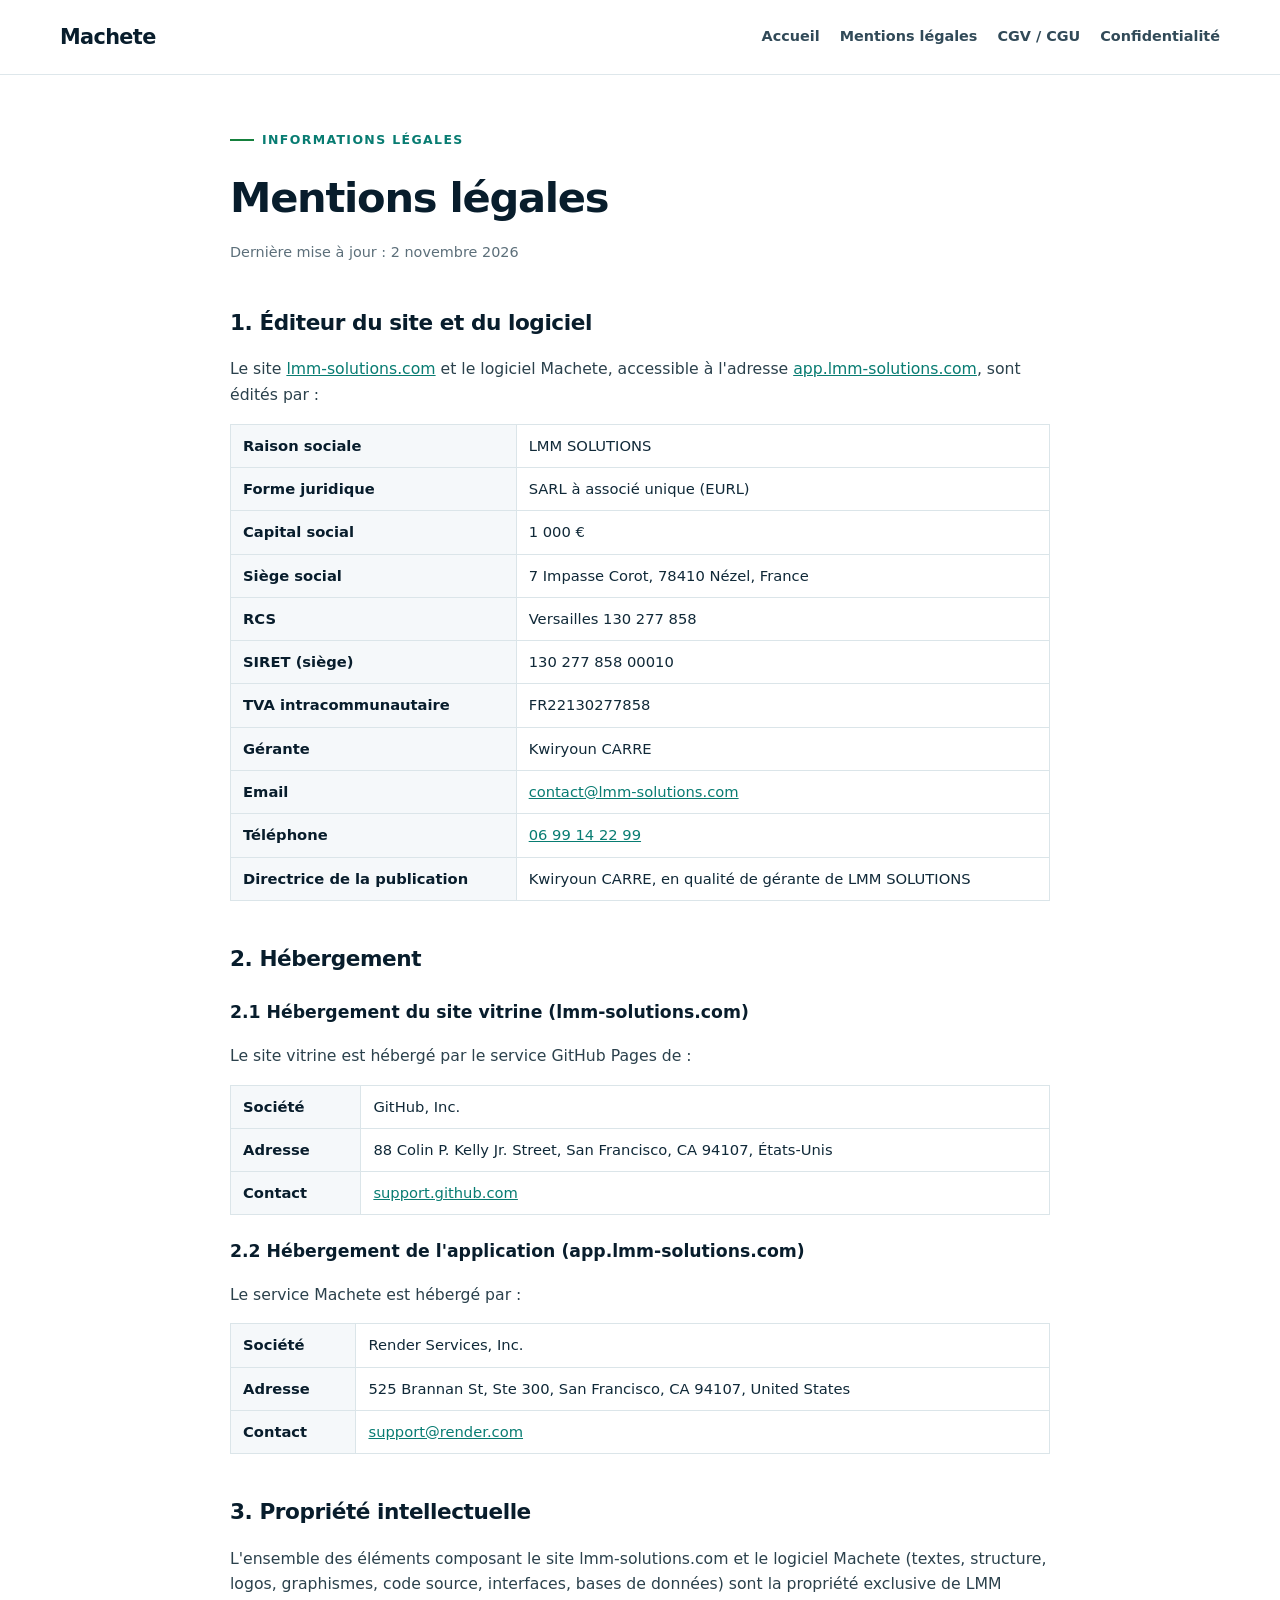
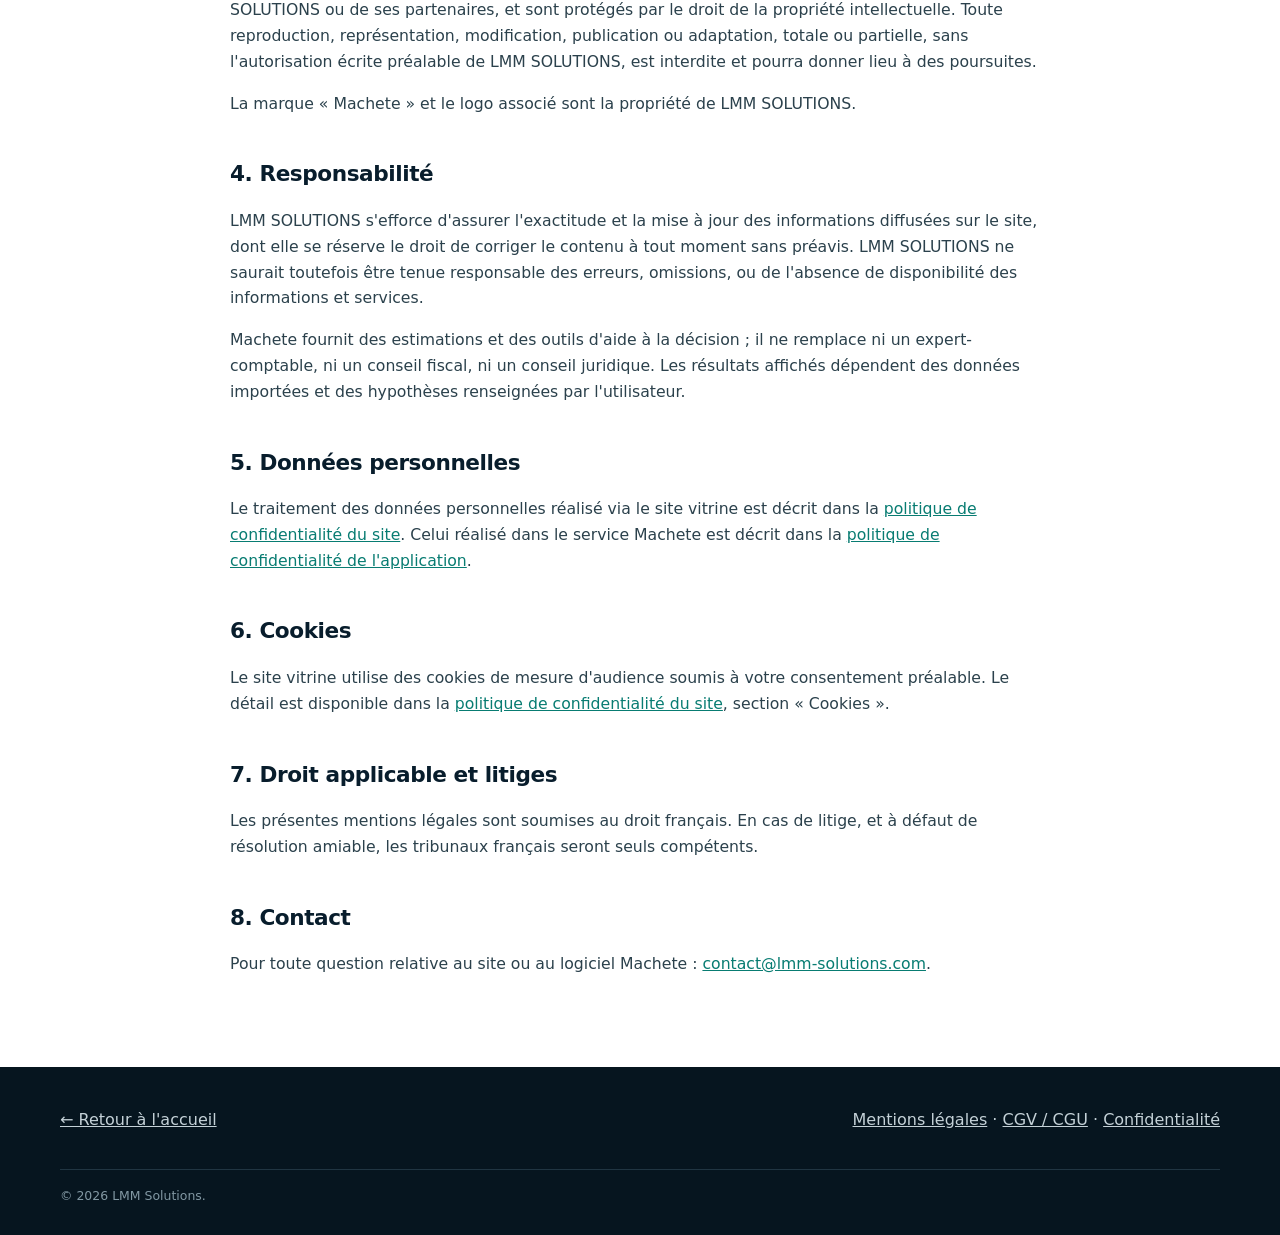
<file: mentions-legales.html>
<!doctype html>
<html lang="fr">
<head>
<meta charset="utf-8">
<meta name="viewport" content="width=device-width, initial-scale=1">
<title>Mentions légales | Machete par LMM Solutions</title>
<meta name="description" content="Mentions légales du site lmm-solutions.com et du logiciel Machete, édité par LMM Solutions.">
<meta name="robots" content="index, follow">
<link rel="canonical" href="https://lmm-solutions.com/mentions-legales.html">
<link rel="icon" type="image/svg+xml" href="data:image/svg+xml,%3Csvg xmlns='http://www.w3.org/2000/svg' viewBox='0 0 64 64'%3E%3Crect width='64' height='64' rx='14' fill='%23081d2c'/%3E%3Cpath d='M14 44V20h8l10 13 10-13h8v24h-9V33l-9 11-9-11v11z' fill='%232dd4bf'/%3E%3C/svg%3E">
<link rel="stylesheet" href="legal-style.css">
</head>
<body>
<header>
  <div class="nav">
    <a class="brand" href="index.html">Machete</a>
    <nav class="nav-links" aria-label="Navigation">
      <a href="index.html">Accueil</a>
      <a href="mentions-legales.html">Mentions légales</a>
      <a href="cgv.html">CGV / CGU</a>
      <a href="confidentialite.html">Confidentialité</a>
    </nav>
  </div>
</header>

<main>
  <div class="doc-header">
    <span class="eyebrow">Informations légales</span>
    <h1>Mentions légales</h1>
    <p class="maj">Dernière mise à jour : 2 novembre 2026</p>
  </div>

  <h2>1. Éditeur du site et du logiciel</h2>
  <p>Le site <a href="https://lmm-solutions.com">lmm-solutions.com</a> et le logiciel Machete, accessible à l'adresse <a href="https://app.lmm-solutions.com">app.lmm-solutions.com</a>, sont édités par :</p>
  <table>
    <tr><th>Raison sociale</th><td>LMM SOLUTIONS</td></tr>
    <tr><th>Forme juridique</th><td>SARL à associé unique (EURL)</td></tr>
    <tr><th>Capital social</th><td>1 000 €</td></tr>
    <tr><th>Siège social</th><td>7 Impasse Corot, 78410 Nézel, France</td></tr>
    <tr><th>RCS</th><td>Versailles 130 277 858</td></tr>
    <tr><th>SIRET (siège)</th><td>130 277 858 00010</td></tr>
    <tr><th>TVA intracommunautaire</th><td>FR22130277858</td></tr>
    <tr><th>Gérante</th><td>Kwiryoun CARRE</td></tr>
    <tr><th>Email</th><td><a href="mailto:contact@lmm-solutions.com">contact@lmm-solutions.com</a></td></tr>
    <tr><th>Téléphone</th><td><a href="tel:+33699142299">06 99 14 22 99</a></td></tr>
    <tr><th>Directrice de la publication</th><td>Kwiryoun CARRE, en qualité de gérante de LMM SOLUTIONS</td></tr>
  </table>

  <h2>2. Hébergement</h2>
  <h3>2.1 Hébergement du site vitrine (lmm-solutions.com)</h3>
  <p>Le site vitrine est hébergé par le service GitHub Pages de :</p>
  <table>
    <tr><th>Société</th><td>GitHub, Inc.</td></tr>
    <tr><th>Adresse</th><td>88 Colin P. Kelly Jr. Street, San Francisco, CA 94107, États-Unis</td></tr>
    <tr><th>Contact</th><td><a href="https://support.github.com" target="_blank" rel="noopener">support.github.com</a></td></tr>
  </table>

  <h3>2.2 Hébergement de l'application (app.lmm-solutions.com)</h3>
  <p>Le service Machete est hébergé par :</p>
  <table>
    <tr><th>Société</th><td>Render Services, Inc.</td></tr>
    <tr><th>Adresse</th><td>525 Brannan St, Ste 300, San Francisco, CA 94107, United States</td></tr>
    <tr><th>Contact</th><td><a href="mailto:support@render.com">support@render.com</a></td></tr>
  </table>

  <h2>3. Propriété intellectuelle</h2>
  <p>L'ensemble des éléments composant le site lmm-solutions.com et le logiciel Machete (textes, structure, logos, graphismes, code source, interfaces, bases de données) sont la propriété exclusive de LMM SOLUTIONS ou de ses partenaires, et sont protégés par le droit de la propriété intellectuelle. Toute reproduction, représentation, modification, publication ou adaptation, totale ou partielle, sans l'autorisation écrite préalable de LMM SOLUTIONS, est interdite et pourra donner lieu à des poursuites.</p>
  <p>La marque « Machete » et le logo associé sont la propriété de LMM SOLUTIONS.</p>

  <h2>4. Responsabilité</h2>
  <p>LMM SOLUTIONS s'efforce d'assurer l'exactitude et la mise à jour des informations diffusées sur le site, dont elle se réserve le droit de corriger le contenu à tout moment sans préavis. LMM SOLUTIONS ne saurait toutefois être tenue responsable des erreurs, omissions, ou de l'absence de disponibilité des informations et services.</p>
  <p>Machete fournit des estimations et des outils d'aide à la décision ; il ne remplace ni un expert-comptable, ni un conseil fiscal, ni un conseil juridique. Les résultats affichés dépendent des données importées et des hypothèses renseignées par l'utilisateur.</p>

  <h2>5. Données personnelles</h2>
  <p>Le traitement des données personnelles réalisé via le site vitrine est décrit dans la <a href="confidentialite.html">politique de confidentialité du site</a>. Celui réalisé dans le service Machete est décrit dans la <a href="https://app.lmm-solutions.com/confidentialite">politique de confidentialité de l'application</a>.</p>

  <h2>6. Cookies</h2>
  <p>Le site vitrine utilise des cookies de mesure d'audience soumis à votre consentement préalable. Le détail est disponible dans la <a href="confidentialite.html#cookies">politique de confidentialité du site</a>, section « Cookies ».</p>

  <h2>7. Droit applicable et litiges</h2>
  <p>Les présentes mentions légales sont soumises au droit français. En cas de litige, et à défaut de résolution amiable, les tribunaux français seront seuls compétents.</p>

  <h2>8. Contact</h2>
  <p>Pour toute question relative au site ou au logiciel Machete : <a href="mailto:contact@lmm-solutions.com">contact@lmm-solutions.com</a>.</p>
</main>

<footer>
  <div class="footer-inner">
    <a href="index.html">← Retour à l'accueil</a>
    <div><a href="mentions-legales.html">Mentions légales</a> · <a href="cgv.html">CGV / CGU</a> · <a href="confidentialite.html">Confidentialité</a></div>
    <div class="footer-bottom">© <span id="year"></span> LMM Solutions.</div>
  </div>
</footer>
<script>document.getElementById('year').textContent=new Date().getFullYear();</script>
</body>
</html>
</file>
<file: legal-style.css>
:root{--navy:#081d2c;--teal:#15803d;--teal-2:#22c55e;--mint:#f0fdf4;--muted:#5c6f7a;--ink:#102938;--line:#dbe5e9;--soft:#f5f8fa;--paper:#fff;--amber:#f2a93b}
*{box-sizing:border-box}
body{margin:0;color:var(--ink);background:var(--paper);font-family:Inter,ui-sans-serif,system-ui,-apple-system,BlinkMacSystemFont,"Segoe UI",sans-serif;line-height:1.65}
a{color:#087c72}
:focus-visible{outline:3px solid var(--amber);outline-offset:3px}
header{position:sticky;top:0;z-index:50;background:rgba(255,255,255,.94);backdrop-filter:blur(12px);border-bottom:1px solid rgba(219,229,233,.9)}
.nav{width:min(1160px,calc(100% - 40px));margin:auto;min-height:74px;display:flex;align-items:center;gap:24px}
.brand{display:flex;align-items:center;gap:10px;text-decoration:none;font-weight:900;font-size:1.3rem;letter-spacing:-.03em;color:var(--navy)}
.nav-links{display:flex;align-items:center;gap:20px;margin-left:auto;flex-wrap:wrap}
.nav-links a{text-decoration:none;color:#314a58;font-size:.9rem;font-weight:700}
.nav-links a:hover{color:var(--teal)}
main{width:min(820px,calc(100% - 40px));margin:48px auto 90px}
.doc-header{margin-bottom:38px}
.eyebrow{display:inline-flex;align-items:center;gap:8px;color:#087c72;font-size:.78rem;font-weight:900;letter-spacing:.11em;text-transform:uppercase}
.eyebrow:before{content:"";width:24px;height:2px;background:var(--teal)}
h1{font-size:clamp(1.9rem,4vw,2.6rem);letter-spacing:-.03em;color:var(--navy);margin:14px 0 8px}
.maj{color:var(--muted);font-size:.9rem;margin:0 0 0}
h2{font-size:1.35rem;letter-spacing:-.02em;color:var(--navy);margin:40px 0 12px}
h3{font-size:1.08rem;color:var(--navy);margin:22px 0 8px}
p,li{color:#2b414c;font-size:.98rem}
ul,ol{padding-left:22px}
li{margin:6px 0}
.callout{margin:20px 0;padding:18px 20px;border-left:4px solid var(--teal);background:var(--mint);border-radius:0 12px 12px 0}
.callout p{margin:0;color:#14532d}
table{width:100%;border-collapse:collapse;margin:16px 0;font-size:.92rem}
th,td{text-align:left;padding:9px 12px;border:1px solid var(--line)}
th{background:var(--soft);color:var(--navy)}
.toc{padding:20px 22px;border:1px solid var(--line);border-radius:14px;background:var(--soft);margin:0 0 30px}
.toc b{display:block;color:var(--navy);margin-bottom:8px}
.toc ol{margin:0;padding-left:20px;columns:1}
.toc a{text-decoration:none}
footer{padding:40px 0 28px;background:#06151f;color:#c4d1d7;margin-top:60px}
.footer-inner{width:min(1160px,calc(100% - 40px));margin:auto;display:flex;flex-wrap:wrap;gap:16px;justify-content:space-between;align-items:center}
footer a{color:#c4d1d7}
footer a:hover{color:#fff}
.footer-bottom{width:100%;margin-top:20px;padding-top:16px;border-top:1px solid #203542;font-size:.78rem;color:#8298a3}
@media(max-width:640px){main{margin:32px auto 70px}}
</file>
